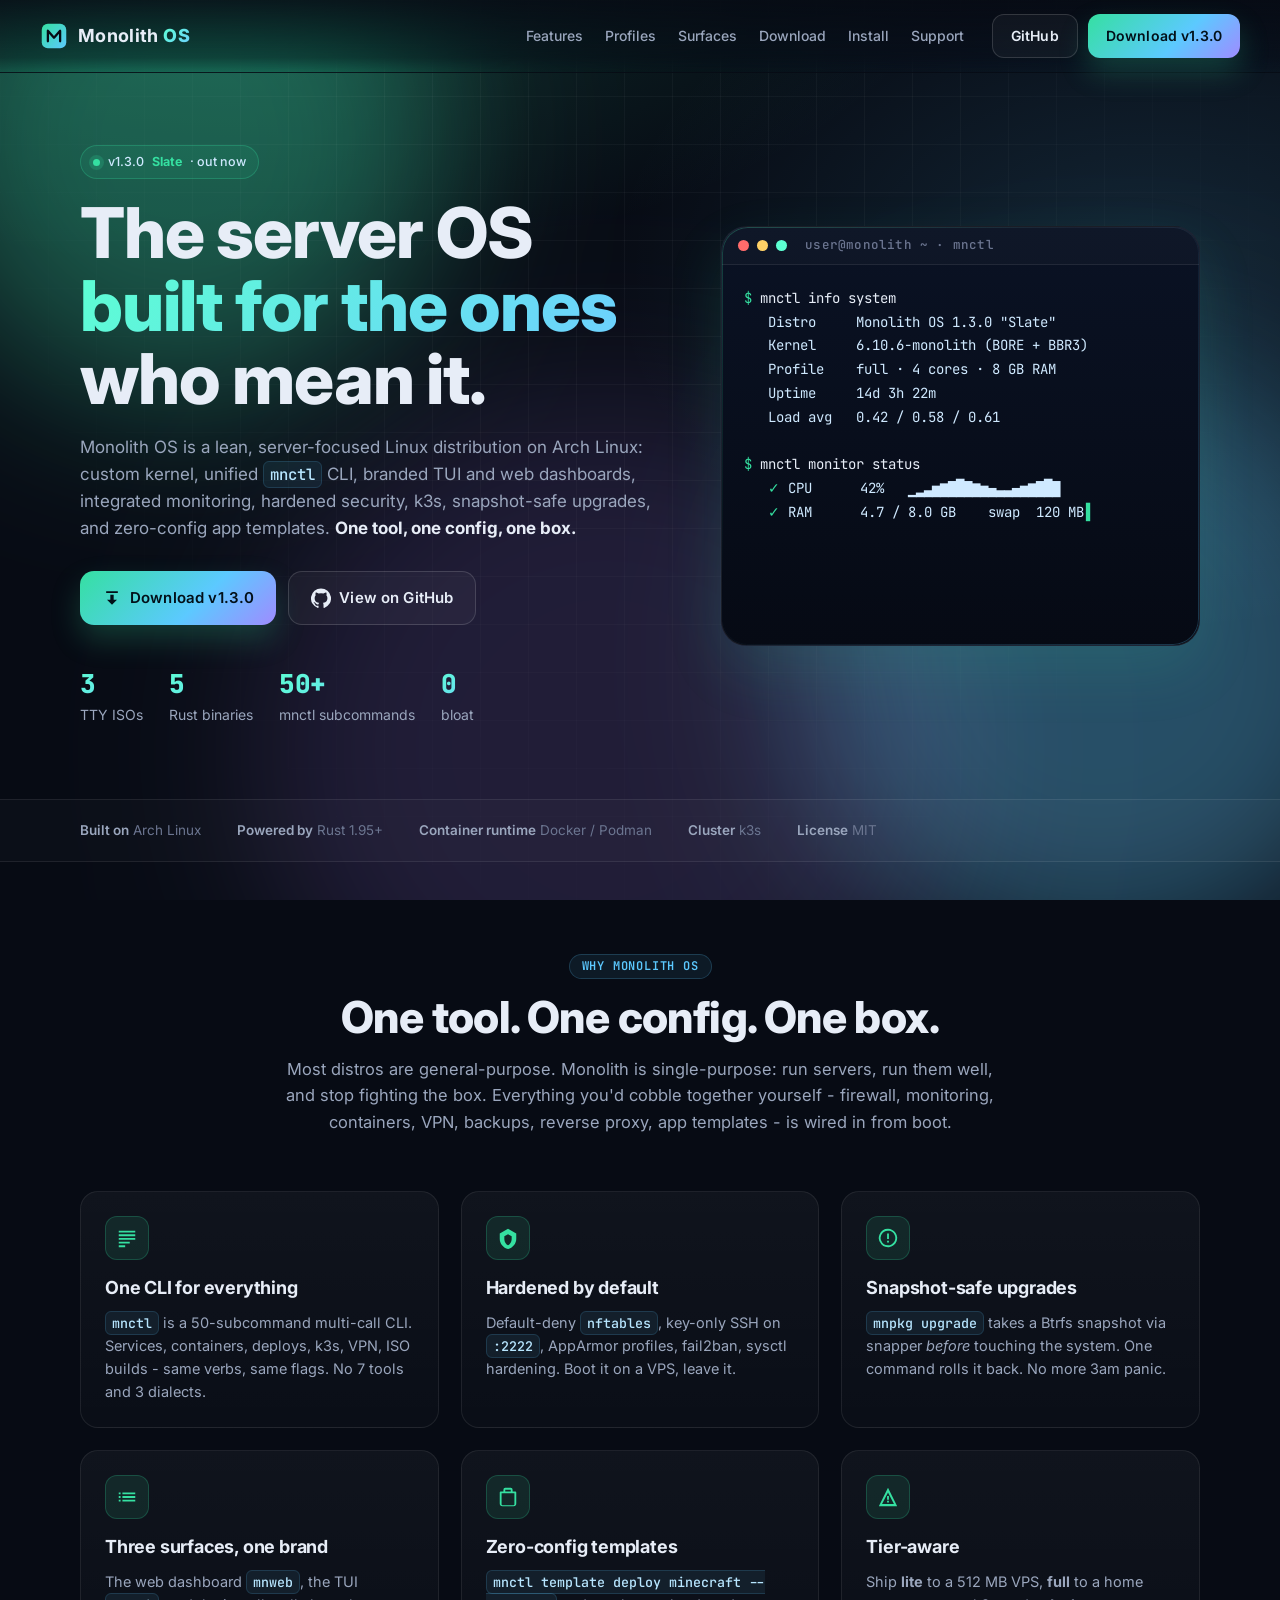
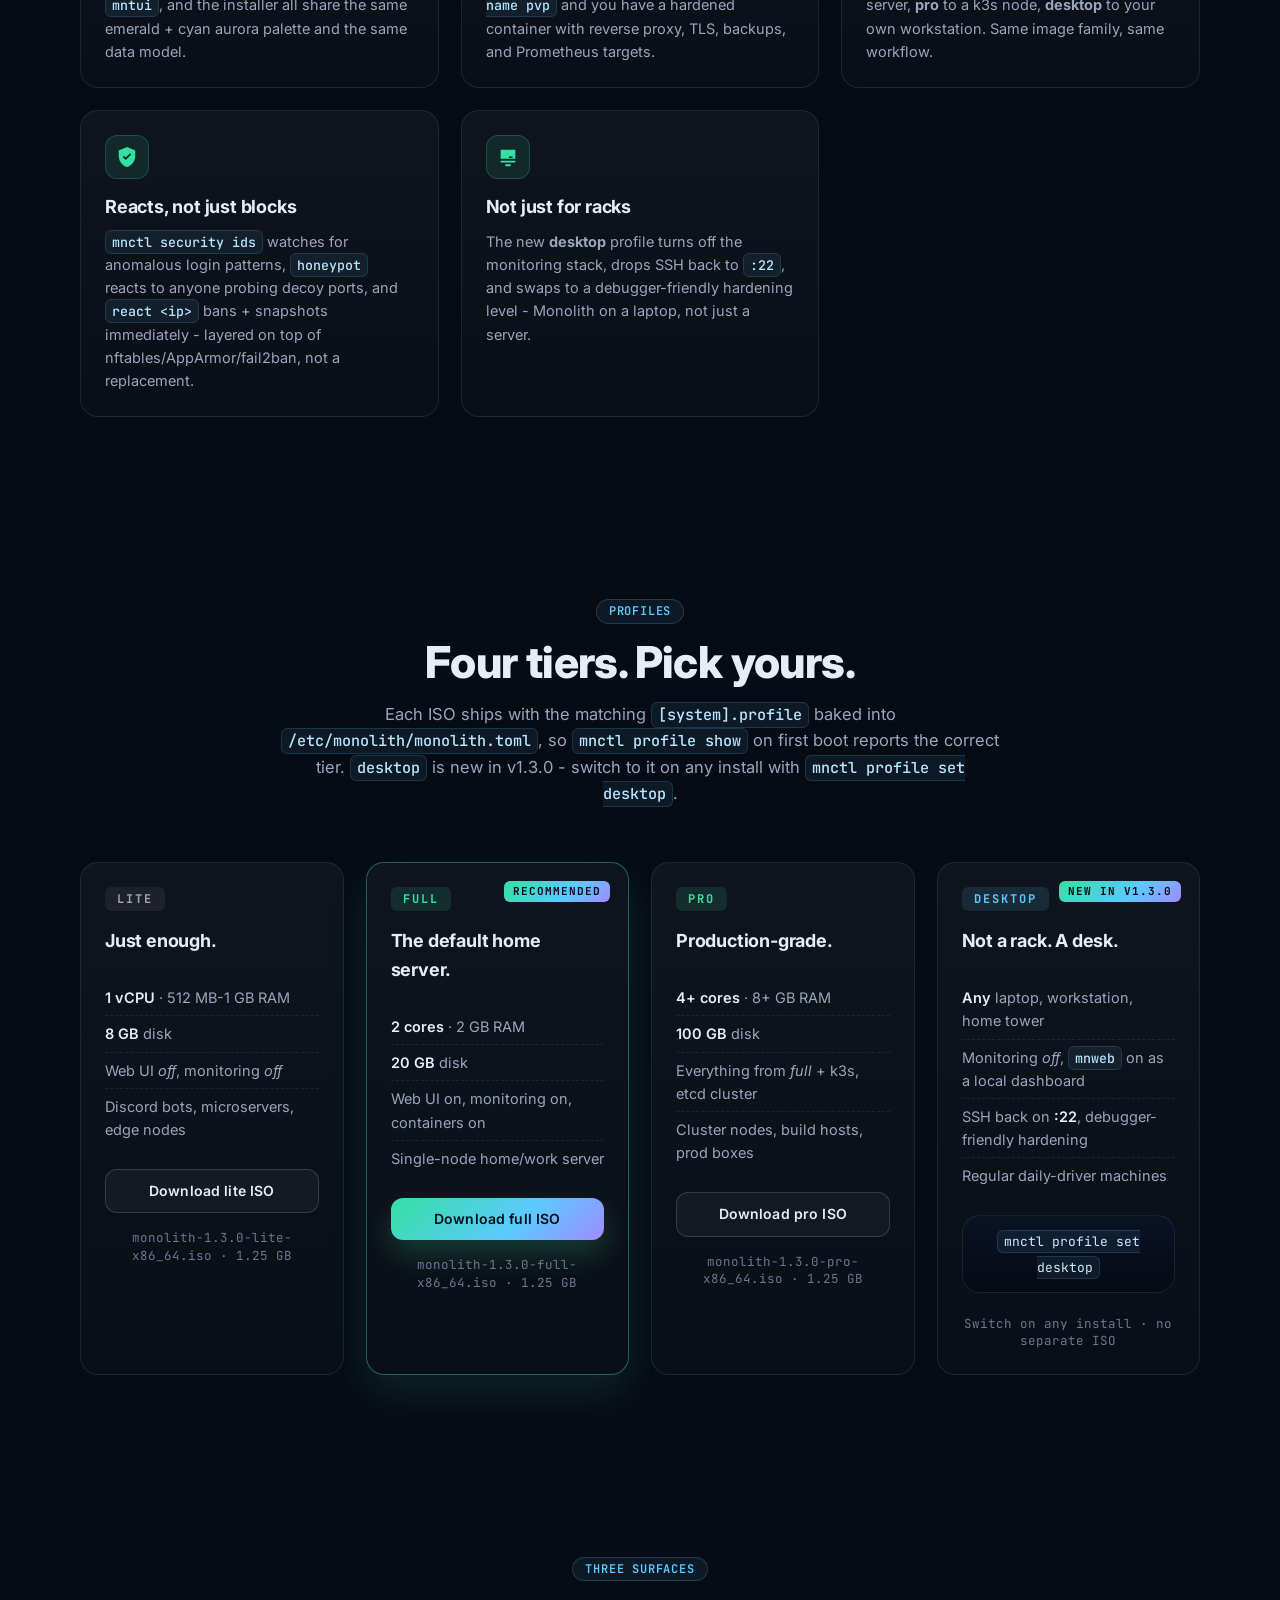
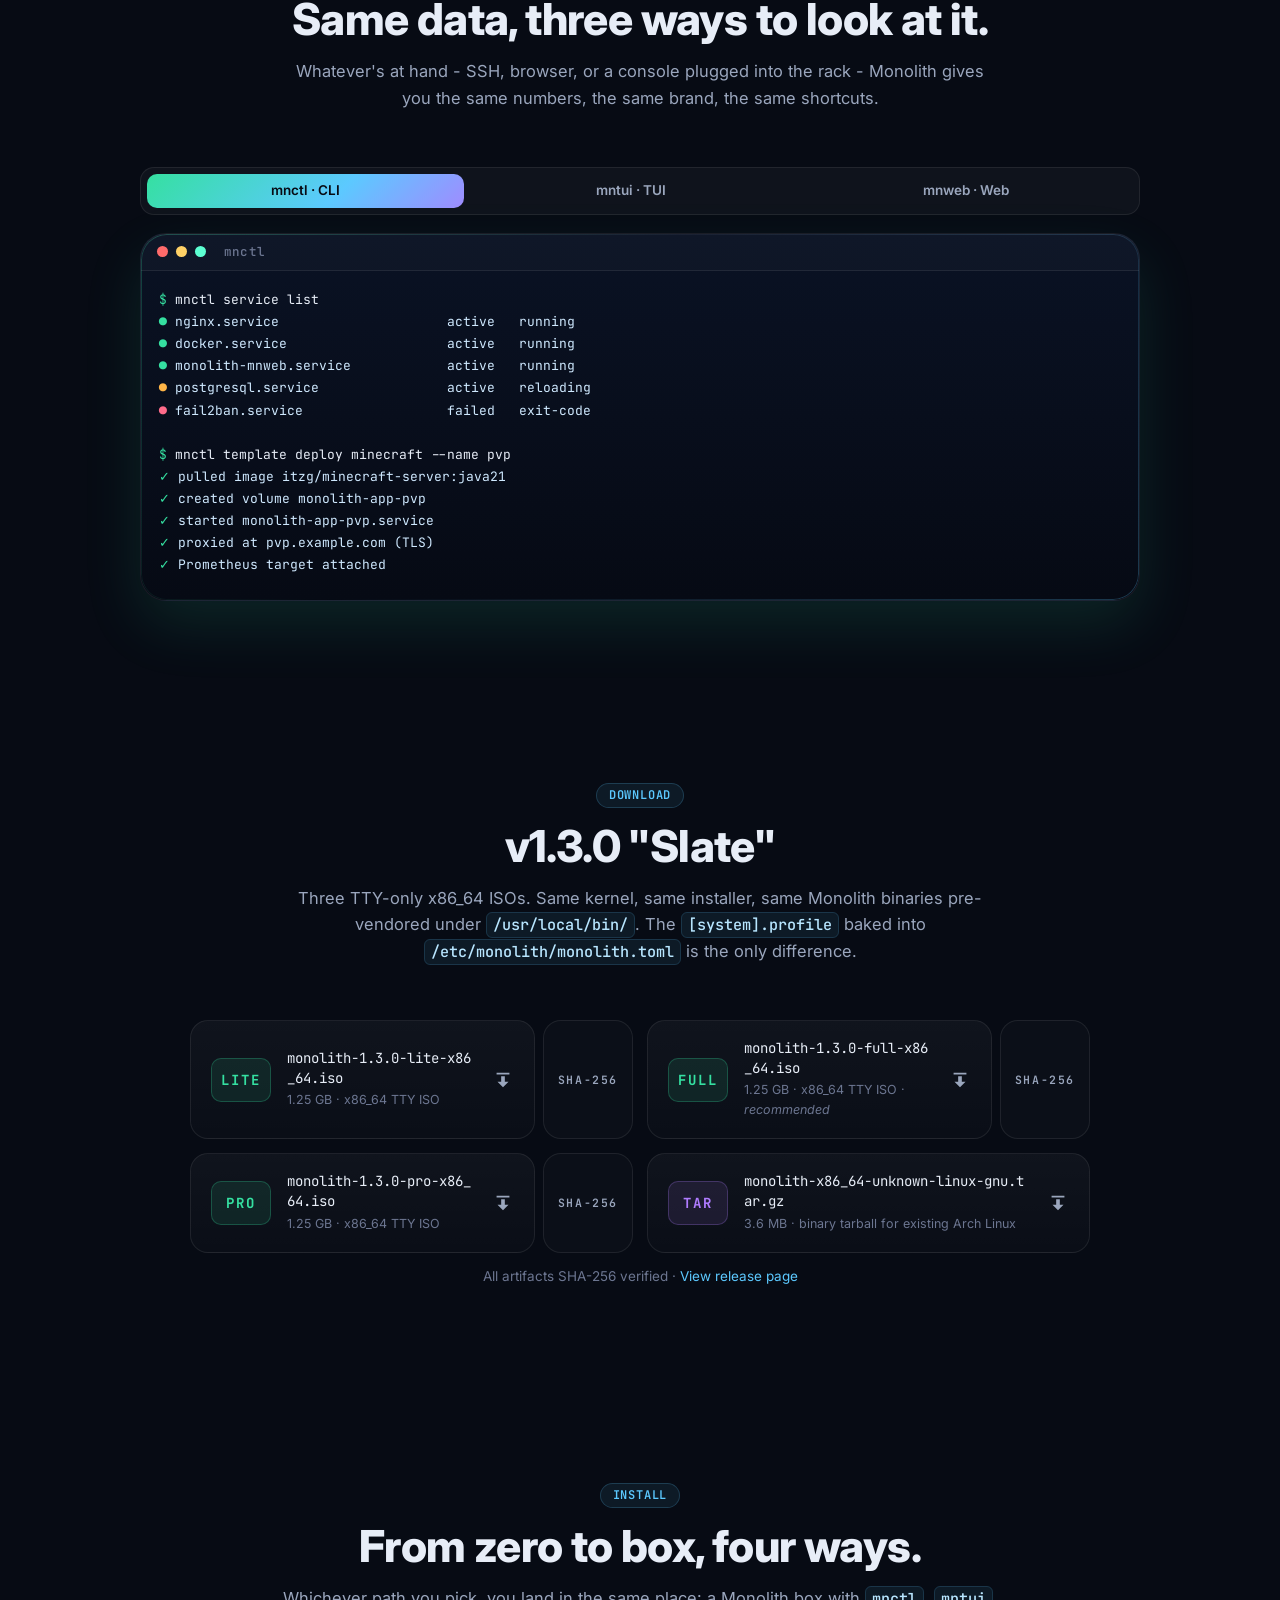
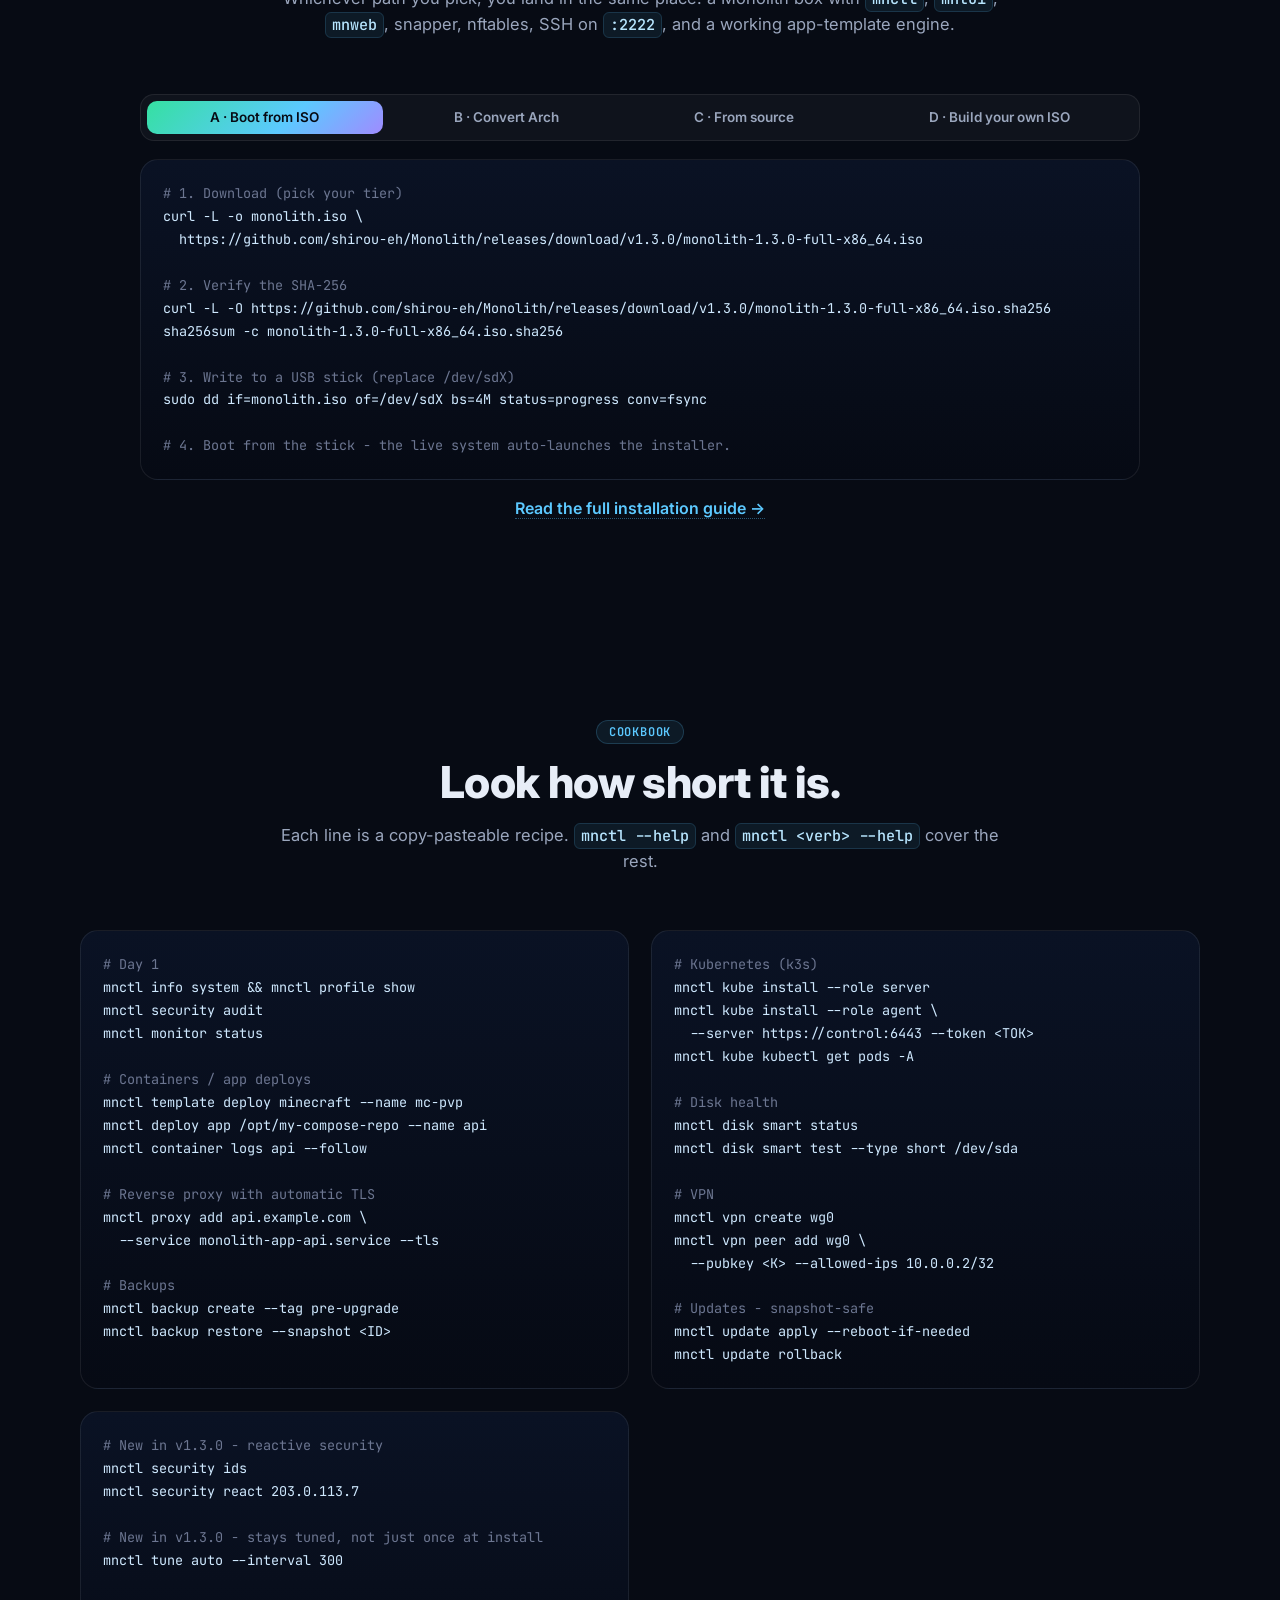
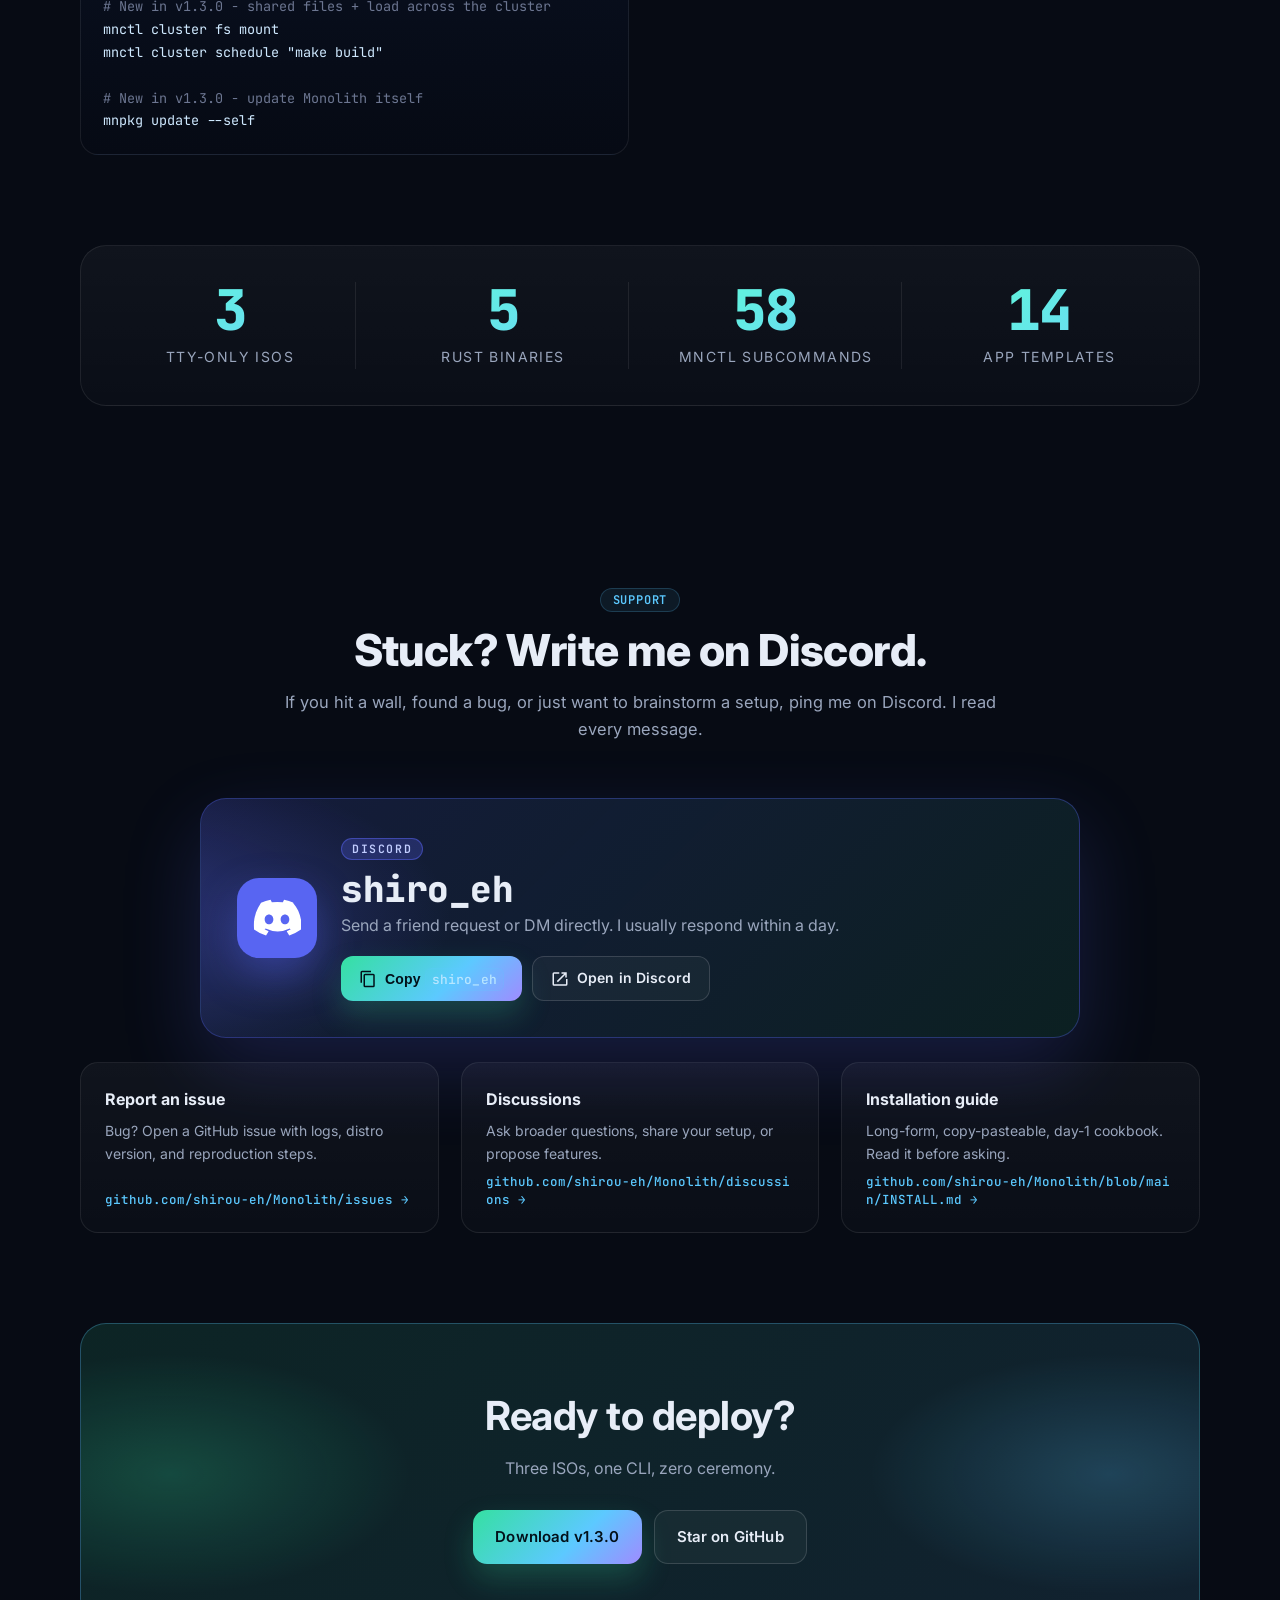
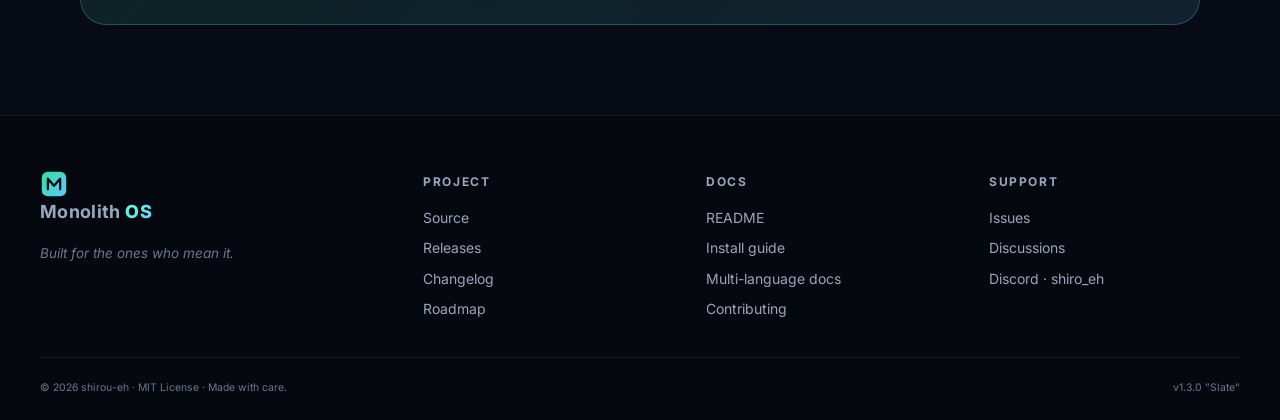
<file: index.html>
<!doctype html>
<html lang="en">
<head>
  <meta charset="utf-8" />
  <meta name="viewport" content="width=device-width, initial-scale=1, viewport-fit=cover" />
  <meta name="theme-color" content="#070b14" />
  <meta name="color-scheme" content="dark" />

  <title>Monolith OS &middot; Built for the ones who mean it</title>
  <meta name="description" content="A lean, server-focused Linux distribution built on Arch Linux. Custom kernel, unified mnctl CLI, branded TUI and web dashboards, integrated monitoring, hardened security, k3s, snapshot-safe upgrades, and zero-config app templates." />
  <meta name="keywords" content="Monolith OS, Linux distribution, server distro, Arch Linux, mnctl, Rust, k3s, Btrfs, mnpkg, mnweb, mntui, monolith installer" />
  <meta name="author" content="shirou-eh" />

  <link rel="canonical" href="https://shirou-eh.github.io/Monolith-website/" />

  <meta property="og:type" content="website" />
  <meta property="og:title" content="Monolith OS - Built for the ones who mean it" />
  <meta property="og:description" content="A lean, server-focused Linux distribution. Custom kernel, unified CLI, integrated monitoring, hardened security, k3s, and zero-config app templates." />
  <meta property="og:url" content="https://shirou-eh.github.io/Monolith-website/" />
  <meta property="og:image" content="https://shirou-eh.github.io/Monolith-website/og.svg" />

  <meta name="twitter:card" content="summary_large_image" />
  <meta name="twitter:title" content="Monolith OS - Built for the ones who mean it" />
  <meta name="twitter:description" content="A lean, server-focused Linux distribution. Three TTY-only ISOs, one CLI, one config." />
  <meta name="twitter:image" content="https://shirou-eh.github.io/Monolith-website/og.svg" />

  <link rel="icon" type="image/svg+xml" href="favicon.svg" />
  <link rel="apple-touch-icon" href="apple-touch-icon.png" />

  <link rel="preconnect" href="https://fonts.googleapis.com" />
  <link rel="preconnect" href="https://fonts.gstatic.com" crossorigin />
  <link href="https://fonts.googleapis.com/css2?family=Inter:wght@400;500;600;700;800&family=JetBrains+Mono:wght@400;500;700&display=swap" rel="stylesheet" />

  <link rel="stylesheet" href="styles.css" />
</head>
<body>
  <div class="aurora-bg" aria-hidden="true">
    <div class="aurora a1"></div>
    <div class="aurora a2"></div>
    <div class="aurora a3"></div>
    <div class="grid"></div>
  </div>

  <header class="nav" id="nav">
    <a class="brand" href="#top" aria-label="Monolith OS home">
      <svg class="brand-mark" viewBox="0 0 32 32" aria-hidden="true">
        <defs>
          <linearGradient id="bg-grad" x1="0" y1="0" x2="1" y2="1">
            <stop offset="0%" stop-color="#35e0a1" />
            <stop offset="100%" stop-color="#5cc9ff" />
          </linearGradient>
        </defs>
        <rect x="2" y="2" width="28" height="28" rx="7" fill="url(#bg-grad)" />
        <path d="M9 22 V10 L16 18 L23 10 V22" stroke="#070b14" stroke-width="2.6" stroke-linecap="round" stroke-linejoin="round" fill="none" />
      </svg>
      <span class="brand-text">Monolith<span class="brand-os">OS</span></span>
    </a>

    <nav class="nav-links" aria-label="Primary">
      <a href="#features">Features</a>
      <a href="#profiles">Profiles</a>
      <a href="#surfaces">Surfaces</a>
      <a href="#download">Download</a>
      <a href="#install">Install</a>
      <a href="#support">Support</a>
    </nav>

    <div class="nav-cta">
      <a class="btn btn-ghost" href="https://github.com/shirou-eh/Monolith" target="_blank" rel="noopener">GitHub</a>
      <a class="btn btn-primary" href="#download">Download v1.3.0</a>
    </div>

    <button class="menu-toggle" aria-label="Toggle menu" aria-expanded="false" aria-controls="mobile-menu" id="menuBtn">
      <span></span><span></span><span></span>
    </button>
  </header>

  <div class="mobile-menu" id="mobile-menu" aria-hidden="true">
    <a href="#features">Features</a>
    <a href="#profiles">Profiles</a>
    <a href="#surfaces">Surfaces</a>
    <a href="#download">Download</a>
    <a href="#install">Install</a>
    <a href="#support">Support</a>
    <a href="https://github.com/shirou-eh/Monolith" target="_blank" rel="noopener">GitHub</a>
    <a class="mobile-primary" href="#download">Download v1.3.0</a>
  </div>

  <main id="top">
    <section class="hero">
      <div class="hero-left reveal">
        <span class="eyebrow">
          <span class="dot"></span>
          v1.3.0 <strong>Slate</strong> &middot; out now
        </span>
        <h1 class="hero-title">
          The server OS<br />
          <span class="grad">built for the ones</span><br />
          who mean it.
        </h1>
        <p class="hero-sub">
          Monolith OS is a lean, server-focused Linux distribution on Arch Linux:
          custom kernel, unified <code>mnctl</code> CLI, branded TUI and web
          dashboards, integrated monitoring, hardened security, k3s,
          snapshot-safe upgrades, and zero-config app templates.
          <strong>One tool, one config, one box.</strong>
        </p>
        <div class="hero-ctas">
          <a class="btn btn-primary btn-lg" href="#download">
            <svg viewBox="0 0 24 24" width="20" height="20" aria-hidden="true">
              <path fill="currentColor" d="M5 20h14v-2H5v2zM12 4l-6 6h4v6h4v-6h4l-6-6z" transform="rotate(180 12 12)" />
            </svg>
            Download v1.3.0
          </a>
          <a class="btn btn-ghost btn-lg" href="https://github.com/shirou-eh/Monolith" target="_blank" rel="noopener">
            <svg viewBox="0 0 24 24" width="20" height="20" aria-hidden="true"><path fill="currentColor" d="M12 .5a12 12 0 0 0-3.79 23.39c.6.11.82-.26.82-.58v-2.04c-3.34.73-4.04-1.6-4.04-1.6-.55-1.4-1.34-1.77-1.34-1.77-1.09-.74.08-.73.08-.73 1.21.08 1.85 1.24 1.85 1.24 1.07 1.84 2.81 1.31 3.5 1 .11-.78.42-1.31.76-1.61-2.66-.3-5.46-1.33-5.46-5.93 0-1.31.47-2.39 1.24-3.23-.13-.31-.54-1.54.11-3.21 0 0 1.01-.32 3.3 1.23a11.5 11.5 0 0 1 6 0c2.29-1.55 3.3-1.23 3.3-1.23.66 1.67.25 2.9.12 3.21.77.84 1.24 1.92 1.24 3.23 0 4.61-2.81 5.62-5.48 5.92.43.37.81 1.1.81 2.22v3.29c0 .32.22.7.83.58A12 12 0 0 0 12 .5z"/></svg>
            View on GitHub
          </a>
        </div>
        <ul class="hero-meta">
          <li><strong>3</strong> TTY ISOs</li>
          <li><strong>5</strong> Rust binaries</li>
          <li><strong>50+</strong> mnctl subcommands</li>
          <li><strong>0</strong> bloat</li>
        </ul>
      </div>

      <div class="hero-right reveal" aria-hidden="false">
        <div class="terminal" role="img" aria-label="Terminal demo of mnctl info system">
          <div class="terminal-bar">
            <span class="dot red"></span>
            <span class="dot yellow"></span>
            <span class="dot green"></span>
            <span class="terminal-title">user@monolith ~ &middot; mnctl</span>
          </div>
          <pre class="terminal-body" id="termBody"></pre>
        </div>
      </div>
    </section>

    <section class="strip">
      <div class="strip-row">
        <div><strong>Built on</strong> Arch Linux</div>
        <div><strong>Powered by</strong> Rust 1.95+</div>
        <div><strong>Container runtime</strong> Docker / Podman</div>
        <div><strong>Cluster</strong> k3s</div>
        <div><strong>License</strong> MIT</div>
      </div>
    </section>

    <section id="features" class="section">
      <div class="section-head reveal">
        <span class="kicker">Why Monolith OS</span>
        <h2>One tool. One config. One box.</h2>
        <p>Most distros are general-purpose. Monolith is single-purpose: run servers, run them well, and stop fighting the box. Everything you'd cobble together yourself - firewall, monitoring, containers, VPN, backups, reverse proxy, app templates - is wired in from boot.</p>
      </div>

      <div class="grid-3">
        <article class="card reveal">
          <div class="card-icon"><svg viewBox="0 0 24 24" width="22" height="22"><path fill="currentColor" d="M3 4h18v2H3V4zm0 4h18v2H3V8zm0 4h18v2H3v-2zm0 4h12v2H3v-2zm0 4h7v2H3v-2z"/></svg></div>
          <h3>One CLI for everything</h3>
          <p><code>mnctl</code> is a 50-subcommand multi-call CLI. Services, containers, deploys, k3s, VPN, ISO builds - same verbs, same flags. No 7 tools and 3 dialects.</p>
        </article>

        <article class="card reveal">
          <div class="card-icon"><svg viewBox="0 0 24 24" width="22" height="22"><path fill="currentColor" d="M12 2 3 7v6c0 5 3.8 9.7 9 11 5.2-1.3 9-6 9-11V7l-9-5zm0 6 4 2v3.4c0 3-2 5.7-4 6.6-2-.9-4-3.6-4-6.6V10l4-2z"/></svg></div>
          <h3>Hardened by default</h3>
          <p>Default-deny <code>nftables</code>, key-only SSH on <code>:2222</code>, AppArmor profiles, fail2ban, sysctl hardening. Boot it on a VPS, leave it.</p>
        </article>

        <article class="card reveal">
          <div class="card-icon"><svg viewBox="0 0 24 24" width="22" height="22"><path fill="currentColor" d="M12 2a10 10 0 0 0-7.07 17.07A10 10 0 1 0 12 2zm0 18a8 8 0 0 1-5.66-13.66A8 8 0 1 1 12 20zm-1-13h2v6h-2V7zm0 8h2v2h-2v-2z"/></svg></div>
          <h3>Snapshot-safe upgrades</h3>
          <p><code>mnpkg upgrade</code> takes a Btrfs snapshot via snapper <em>before</em> touching the system. One command rolls it back. No more 3am panic.</p>
        </article>

        <article class="card reveal">
          <div class="card-icon"><svg viewBox="0 0 24 24" width="22" height="22"><path fill="currentColor" d="M3 13h2v-2H3v2zm0 4h2v-2H3v2zm0-8h2V7H3v2zm4 4h14v-2H7v2zm0 4h14v-2H7v2zm0-8h14V7H7v2z"/></svg></div>
          <h3>Three surfaces, one brand</h3>
          <p>The web dashboard <code>mnweb</code>, the TUI <code>mntui</code>, and the installer all share the same emerald + cyan aurora palette and the same data model.</p>
        </article>

        <article class="card reveal">
          <div class="card-icon"><svg viewBox="0 0 24 24" width="22" height="22"><path fill="currentColor" d="M20 6h-3V4a2 2 0 0 0-2-2H9a2 2 0 0 0-2 2v2H4a1 1 0 0 0-1 1v12a3 3 0 0 0 3 3h12a3 3 0 0 0 3-3V7a1 1 0 0 0-1-1zM9 4h6v2H9V4zm10 16a1 1 0 0 1-1 1H6a1 1 0 0 1-1-1V8h14v12z"/></svg></div>
          <h3>Zero-config templates</h3>
          <p><code>mnctl template deploy minecraft --name pvp</code> and you have a hardened container with reverse proxy, TLS, backups, and Prometheus targets.</p>
        </article>

        <article class="card reveal">
          <div class="card-icon"><svg viewBox="0 0 24 24" width="22" height="22"><path fill="currentColor" d="M12 2 2 22h20L12 2zm0 5 6.5 12.5h-13L12 7zm-1 4v4h2v-4h-2zm0 5v2h2v-2h-2z"/></svg></div>
          <h3>Tier-aware</h3>
          <p>Ship <strong>lite</strong> to a 512&nbsp;MB VPS, <strong>full</strong> to a home server, <strong>pro</strong> to a k3s node, <strong>desktop</strong> to your own workstation. Same image family, same workflow.</p>
        </article>

        <article class="card reveal">
          <div class="card-icon"><svg viewBox="0 0 24 24" width="22" height="22"><path fill="currentColor" d="M12 1 3 5v6c0 5.5 3.8 10.7 9 12 5.2-1.3 9-6.5 9-12V5l-9-4zm4.7 8.3-5.4 5.4a1 1 0 0 1-1.4 0l-2.6-2.6 1.4-1.4 1.9 1.9 4.7-4.7 1.4 1.4z"/></svg></div>
          <h3>Reacts, not just blocks</h3>
          <p><code>mnctl security ids</code> watches for anomalous login patterns, <code>honeypot</code> reacts to anyone probing decoy ports, and <code>react &lt;ip&gt;</code> bans + snapshots immediately - layered on top of nftables/AppArmor/fail2ban, not a replacement.</p>
        </article>

        <article class="card reveal">
          <div class="card-icon"><svg viewBox="0 0 24 24" width="22" height="22"><path fill="currentColor" d="M4 4h16v10H4V4zm0 12h16v2H4v-2zM9 20h6v2H9v-2zM6 8l3 3-3 3-1.4-1.4L6.2 11 4.6 9.4 6 8zm7 5h4v-1.5h-4V13z"/></svg></div>
          <h3>Not just for racks</h3>
          <p>The new <strong>desktop</strong> profile turns off the monitoring stack, drops SSH back to <code>:22</code>, and swaps to a debugger-friendly hardening level - Monolith on a laptop, not just a server.</p>
        </article>
      </div>
    </section>

    <section id="profiles" class="section">
      <div class="section-head reveal">
        <span class="kicker">Profiles</span>
        <h2>Four tiers. Pick yours.</h2>
        <p>Each ISO ships with the matching <code>[system].profile</code> baked into <code>/etc/monolith/monolith.toml</code>, so <code>mnctl profile show</code> on first boot reports the correct tier. <code>desktop</code> is new in v1.3.0 - switch to it on any install with <code>mnctl profile set desktop</code>.</p>
      </div>

      <div class="grid-4 profiles">
        <article class="card profile reveal" data-tier="lite">
          <div class="profile-tag">lite</div>
          <h3>Just enough.</h3>
          <ul class="spec">
            <li><strong>1 vCPU</strong> &middot; 512 MB-1 GB RAM</li>
            <li><strong>8 GB</strong> disk</li>
            <li>Web UI <em>off</em>, monitoring <em>off</em></li>
            <li>Discord bots, microservers, edge nodes</li>
          </ul>
          <a class="btn btn-ghost btn-block" href="https://github.com/shirou-eh/Monolith/releases/download/v1.3.0/monolith-1.3.0-lite-x86_64.iso">Download lite ISO</a>
          <small class="profile-size">monolith-1.3.0-lite-x86_64.iso &middot; 1.25 GB</small>
        </article>

        <article class="card profile reveal recommended" data-tier="full">
          <div class="profile-tag">full</div>
          <span class="badge">Recommended</span>
          <h3>The default home server.</h3>
          <ul class="spec">
            <li><strong>2 cores</strong> &middot; 2 GB RAM</li>
            <li><strong>20 GB</strong> disk</li>
            <li>Web UI on, monitoring on, containers on</li>
            <li>Single-node home/work server</li>
          </ul>
          <a class="btn btn-primary btn-block" href="https://github.com/shirou-eh/Monolith/releases/download/v1.3.0/monolith-1.3.0-full-x86_64.iso">Download full ISO</a>
          <small class="profile-size">monolith-1.3.0-full-x86_64.iso &middot; 1.25 GB</small>
        </article>

        <article class="card profile reveal" data-tier="pro">
          <div class="profile-tag">pro</div>
          <h3>Production-grade.</h3>
          <ul class="spec">
            <li><strong>4+ cores</strong> &middot; 8+ GB RAM</li>
            <li><strong>100 GB</strong> disk</li>
            <li>Everything from <em>full</em> + k3s, etcd cluster</li>
            <li>Cluster nodes, build hosts, prod boxes</li>
          </ul>
          <a class="btn btn-ghost btn-block" href="https://github.com/shirou-eh/Monolith/releases/download/v1.3.0/monolith-1.3.0-pro-x86_64.iso">Download pro ISO</a>
          <small class="profile-size">monolith-1.3.0-pro-x86_64.iso &middot; 1.25 GB</small>
        </article>

        <article class="card profile reveal" data-tier="desktop">
          <div class="profile-tag">desktop</div>
          <span class="badge">New in v1.3.0</span>
          <h3>Not a rack. A desk.</h3>
          <ul class="spec">
            <li><strong>Any</strong> laptop, workstation, home tower</li>
            <li>Monitoring <em>off</em>, <code>mnweb</code> on as a local dashboard</li>
            <li>SSH back on <strong>:22</strong>, debugger-friendly hardening</li>
            <li>Regular daily-driver machines</li>
          </ul>
          <div class="codeblock-inline"><code>mnctl profile set desktop</code></div>
          <small class="profile-size">Switch on any install &middot; no separate ISO</small>
        </article>
      </div>
    </section>

    <section id="surfaces" class="section">
      <div class="section-head reveal">
        <span class="kicker">Three surfaces</span>
        <h2>Same data, three ways to look at it.</h2>
        <p>Whatever's at hand - SSH, browser, or a console plugged into the rack - Monolith gives you the same numbers, the same brand, the same shortcuts.</p>
      </div>

      <div class="tabs reveal">
        <div class="tab-bar" role="tablist" aria-label="Surfaces">
          <button class="tab active" role="tab" aria-selected="true" aria-controls="tab-cli" id="tabbtn-cli">mnctl &middot; CLI</button>
          <button class="tab" role="tab" aria-selected="false" aria-controls="tab-tui" id="tabbtn-tui">mntui &middot; TUI</button>
          <button class="tab" role="tab" aria-selected="false" aria-controls="tab-web" id="tabbtn-web">mnweb &middot; Web</button>
        </div>

        <div class="tab-panels">
          <div class="tab-panel active" role="tabpanel" id="tab-cli" aria-labelledby="tabbtn-cli">
            <div class="terminal small">
              <div class="terminal-bar">
                <span class="dot red"></span><span class="dot yellow"></span><span class="dot green"></span>
                <span class="terminal-title">mnctl</span>
              </div>
<pre class="terminal-body">
<span class="prompt">$</span> <span class="cmd">mnctl service list</span>
<span class="ok">●</span> nginx.service                     active   running
<span class="ok">●</span> docker.service                    active   running
<span class="ok">●</span> monolith-mnweb.service            active   running
<span class="warn">●</span> postgresql.service                active   reloading
<span class="bad">●</span> fail2ban.service                  failed   exit-code

<span class="prompt">$</span> <span class="cmd">mnctl template deploy minecraft --name pvp</span>
<span class="ok">✓</span> pulled image itzg/minecraft-server:java21
<span class="ok">✓</span> created volume monolith-app-pvp
<span class="ok">✓</span> started monolith-app-pvp.service
<span class="ok">✓</span> proxied at pvp.example.com (TLS)
<span class="ok">✓</span> Prometheus target attached
</pre>
            </div>
          </div>

          <div class="tab-panel" role="tabpanel" id="tab-tui" aria-labelledby="tabbtn-tui" hidden>
            <div class="terminal small">
              <div class="terminal-bar">
                <span class="dot red"></span><span class="dot yellow"></span><span class="dot green"></span>
                <span class="terminal-title">mntui</span>
              </div>
<pre class="terminal-body tui">
<span class="grad-text">╭ Monolith OS · v1.3.0 Slate ────────── tab 1/6 · q quit ╮</span>
│  CPU                                                       │
│  ▁▂▃▅▆▇█▇▆▅▄▃▃▄▅▆▇█▇▅▄▃▂▂▃▄▅▆▇▆▅▄▃▂▁                       │
│  load 0.42 0.58 0.61    cores 4 @ 3.4 GHz                 │
│                                                             │
│  RAM     <span class="bar-ok">████████████░░░░░░░░░</span> 58%  4.7 / 8.0 GB    │
│  swap    <span class="bar-warn">░░░░░░░░░░░░░░░░░░░░░</span>  3%  120 MB / 4 GB │
│                                                             │
│  Disks                                                     │
│  /        ext4    <span class="bar-ok">████████████░░░░░░</span>  61%  62/102 GB │
│  /var/lib btrfs   <span class="bar-warn">██████████████░░░░</span>  78%  78/100 GB │
│                                                             │
│  Top processes                  cpu      mem               │
│  monolith-mnweb                  4%      35 MB             │
│  postgres                        3%     220 MB             │
│  prometheus                      2%      90 MB             │
<span class="grad-text">╰─────────────── 1 overview · 2 services · 3 disks · 4 net ─╯</span>
</pre>
            </div>
          </div>

          <div class="tab-panel" role="tabpanel" id="tab-web" aria-labelledby="tabbtn-web" hidden>
            <div class="webmock">
              <div class="webmock-bar">
                <span class="dot red"></span><span class="dot yellow"></span><span class="dot green"></span>
                <span class="addr">monolith.local:9911</span>
              </div>
              <div class="webmock-body">
                <aside class="webmock-side">
                  <div class="logo-mini">
                    <svg viewBox="0 0 32 32" width="20" height="20"><rect x="2" y="2" width="28" height="28" rx="7" fill="url(#bg-grad)" /></svg>
                    <span>Monolith</span>
                  </div>
                  <a class="active">Overview</a>
                  <a>Services</a>
                  <a>Containers</a>
                  <a>Disks</a>
                  <a>Templates</a>
                  <a>Logs</a>
                </aside>
                <section class="webmock-main">
                  <div class="webmock-stats">
                    <div class="stat"><span class="stat-label">CPU</span><span class="stat-val">42%</span><div class="stat-spark"></div></div>
                    <div class="stat"><span class="stat-label">RAM</span><span class="stat-val">4.7 / 8 GB</span><div class="stat-bar"><i style="width:58%"></i></div></div>
                    <div class="stat"><span class="stat-label">Disk</span><span class="stat-val">62 / 102 GB</span><div class="stat-bar"><i style="width:61%"></i></div></div>
                    <div class="stat"><span class="stat-label">Uptime</span><span class="stat-val">14d 03h</span></div>
                  </div>
                  <div class="webmock-cards">
                    <div class="webmock-card">
                      <h4>Services</h4>
                      <ul>
                        <li><span class="pill ok">●</span>nginx</li>
                        <li><span class="pill ok">●</span>docker</li>
                        <li><span class="pill ok">●</span>monolith-mnweb</li>
                        <li><span class="pill warn">●</span>postgresql</li>
                      </ul>
                    </div>
                    <div class="webmock-card">
                      <h4>Containers</h4>
                      <ul>
                        <li><span class="pill ok">●</span>app-pvp <small>0.4% &middot; 320 MB</small></li>
                        <li><span class="pill ok">●</span>postgres <small>2.3% &middot; 220 MB</small></li>
                        <li><span class="pill ok">●</span>redis <small>0.1% &middot; 12 MB</small></li>
                      </ul>
                    </div>
                  </div>
                </section>
              </div>
            </div>
          </div>
        </div>
      </div>
    </section>

    <section id="download" class="section">
      <div class="section-head reveal">
        <span class="kicker">Download</span>
        <h2>v1.3.0 "Slate"</h2>
        <p>Three TTY-only x86_64 ISOs. Same kernel, same installer, same Monolith binaries pre-vendored under <code>/usr/local/bin/</code>. The <code>[system].profile</code> baked into <code>/etc/monolith/monolith.toml</code> is the only difference.</p>
      </div>

      <div class="downloads reveal">
        <div class="dl-row">
          <a class="dl" href="https://github.com/shirou-eh/Monolith/releases/download/v1.3.0/monolith-1.3.0-lite-x86_64.iso">
            <div class="dl-tier">lite</div>
            <div class="dl-meta">
              <strong>monolith-1.3.0-lite-x86_64.iso</strong>
              <small>1.25 GB &middot; x86_64 TTY ISO</small>
            </div>
            <svg class="dl-arrow" viewBox="0 0 24 24"><path fill="currentColor" d="M5 20h14v-2H5v2zM12 4l-6 6h4v6h4v-6h4l-6-6z" transform="rotate(180 12 12)"/></svg>
          </a>
          <a class="dl-sha" href="https://github.com/shirou-eh/Monolith/releases/download/v1.3.0/monolith-1.3.0-lite-x86_64.iso.sha256">SHA-256</a>
        </div>
        <div class="dl-row">
          <a class="dl" href="https://github.com/shirou-eh/Monolith/releases/download/v1.3.0/monolith-1.3.0-full-x86_64.iso">
            <div class="dl-tier">full</div>
            <div class="dl-meta">
              <strong>monolith-1.3.0-full-x86_64.iso</strong>
              <small>1.25 GB &middot; x86_64 TTY ISO &middot; <em>recommended</em></small>
            </div>
            <svg class="dl-arrow" viewBox="0 0 24 24"><path fill="currentColor" d="M5 20h14v-2H5v2zM12 4l-6 6h4v6h4v-6h4l-6-6z" transform="rotate(180 12 12)"/></svg>
          </a>
          <a class="dl-sha" href="https://github.com/shirou-eh/Monolith/releases/download/v1.3.0/monolith-1.3.0-full-x86_64.iso.sha256">SHA-256</a>
        </div>
        <div class="dl-row">
          <a class="dl" href="https://github.com/shirou-eh/Monolith/releases/download/v1.3.0/monolith-1.3.0-pro-x86_64.iso">
            <div class="dl-tier">pro</div>
            <div class="dl-meta">
              <strong>monolith-1.3.0-pro-x86_64.iso</strong>
              <small>1.25 GB &middot; x86_64 TTY ISO</small>
            </div>
            <svg class="dl-arrow" viewBox="0 0 24 24"><path fill="currentColor" d="M5 20h14v-2H5v2zM12 4l-6 6h4v6h4v-6h4l-6-6z" transform="rotate(180 12 12)"/></svg>
          </a>
          <a class="dl-sha" href="https://github.com/shirou-eh/Monolith/releases/download/v1.3.0/monolith-1.3.0-pro-x86_64.iso.sha256">SHA-256</a>
        </div>
        <div class="dl-row">
          <a class="dl tarball" href="https://github.com/shirou-eh/Monolith/releases/download/v1.3.0/monolith-x86_64-unknown-linux-gnu.tar.gz">
            <div class="dl-tier">tar</div>
            <div class="dl-meta">
              <strong>monolith-x86_64-unknown-linux-gnu.tar.gz</strong>
              <small>3.6 MB &middot; binary tarball for existing Arch Linux</small>
            </div>
            <svg class="dl-arrow" viewBox="0 0 24 24"><path fill="currentColor" d="M5 20h14v-2H5v2zM12 4l-6 6h4v6h4v-6h4l-6-6z" transform="rotate(180 12 12)"/></svg>
          </a>
        </div>
      </div>
      <p class="tiny center">All artifacts SHA-256 verified &middot; <a href="https://github.com/shirou-eh/Monolith/releases/tag/v1.3.0" target="_blank" rel="noopener">View release page</a></p>
    </section>

    <section id="install" class="section">
      <div class="section-head reveal">
        <span class="kicker">Install</span>
        <h2>From zero to box, four ways.</h2>
        <p>Whichever path you pick, you land in the same place: a Monolith box with <code>mnctl</code>, <code>mntui</code>, <code>mnweb</code>, snapper, nftables, SSH on <code>:2222</code>, and a working app-template engine.</p>
      </div>

      <div class="tabs reveal install-tabs">
        <div class="tab-bar" role="tablist" aria-label="Install path">
          <button class="tab active" role="tab" aria-selected="true" aria-controls="ins-iso" id="insbtn-iso">A &middot; Boot from ISO</button>
          <button class="tab" role="tab" aria-selected="false" aria-controls="ins-arch" id="insbtn-arch">B &middot; Convert Arch</button>
          <button class="tab" role="tab" aria-selected="false" aria-controls="ins-src" id="insbtn-src">C &middot; From source</button>
          <button class="tab" role="tab" aria-selected="false" aria-controls="ins-iso2" id="insbtn-iso2">D &middot; Build your own ISO</button>
        </div>

        <div class="tab-panels">
          <div class="tab-panel active" role="tabpanel" id="ins-iso" aria-labelledby="insbtn-iso">
<pre class="codeblock"><span class="comment"># 1. Download (pick your tier)</span>
curl -L -o monolith.iso \
  https://github.com/shirou-eh/Monolith/releases/download/v1.3.0/monolith-1.3.0-full-x86_64.iso

<span class="comment"># 2. Verify the SHA-256</span>
curl -L -O https://github.com/shirou-eh/Monolith/releases/download/v1.3.0/monolith-1.3.0-full-x86_64.iso.sha256
sha256sum -c monolith-1.3.0-full-x86_64.iso.sha256

<span class="comment"># 3. Write to a USB stick (replace /dev/sdX)</span>
sudo dd if=monolith.iso of=/dev/sdX bs=4M status=progress conv=fsync

<span class="comment"># 4. Boot from the stick - the live system auto-launches the installer.</span></pre>
          </div>

          <div class="tab-panel" role="tabpanel" id="ins-arch" aria-labelledby="insbtn-arch" hidden>
<pre class="codeblock"><span class="comment"># Already on Arch? Convert in place.</span>
curl -fsSL https://raw.githubusercontent.com/shirou-eh/Monolith/main/scripts/install.sh | sudo bash

<span class="comment"># Optional: apply security defaults</span>
sudo mnctl security harden
sudo mnctl web enable</pre>
          </div>

          <div class="tab-panel" role="tabpanel" id="ins-src" aria-labelledby="insbtn-src" hidden>
<pre class="codeblock"><span class="comment"># Requires Rust 1.95+</span>
git clone https://github.com/shirou-eh/Monolith.git
cd Monolith
make build
sudo make install

<span class="comment"># Or run any binary out of tree</span>
cargo run --release --bin mnctl -- info system
cargo run --release --bin mntui
cargo run --release --bin mnweb            <span class="comment"># 127.0.0.1:9911</span></pre>
          </div>

          <div class="tab-panel" role="tabpanel" id="ins-iso2" aria-labelledby="insbtn-iso2" hidden>
<pre class="codeblock"><span class="comment"># Build any tier locally (Docker or native Arch host)</span>
sudo ./iso/build-iso.sh --tier full --out ./out --version 1.3.0

<span class="comment"># Inside an Arch container</span>
docker run --rm --privileged -v "$(pwd):/work" -w /work archlinux:latest bash -c '
  pacman -Syu --noconfirm
  pacman -S --noconfirm --needed archiso grub edk2-shell libisoburn squashfs-tools dosfstools mtools
  ./iso/build-iso.sh --tier full --out out --version 1.3.0
'</pre>
          </div>
        </div>
      </div>

      <p class="center"><a class="link-arrow" href="https://github.com/shirou-eh/Monolith/blob/main/INSTALL.md" target="_blank" rel="noopener">Read the full installation guide &rarr;</a></p>
    </section>

    <section id="surfaces2" class="section">
      <div class="section-head reveal">
        <span class="kicker">Cookbook</span>
        <h2>Look how short it is.</h2>
        <p>Each line is a copy-pasteable recipe. <code>mnctl --help</code> and <code>mnctl &lt;verb&gt; --help</code> cover the rest.</p>
      </div>
      <div class="grid-2 reveal">
<pre class="codeblock"><span class="comment"># Day 1</span>
mnctl info system && mnctl profile show
mnctl security audit
mnctl monitor status

<span class="comment"># Containers / app deploys</span>
mnctl template deploy minecraft --name mc-pvp
mnctl deploy app /opt/my-compose-repo --name api
mnctl container logs api --follow

<span class="comment"># Reverse proxy with automatic TLS</span>
mnctl proxy add api.example.com \
  --service monolith-app-api.service --tls

<span class="comment"># Backups</span>
mnctl backup create --tag pre-upgrade
mnctl backup restore --snapshot &lt;ID&gt;</pre>
<pre class="codeblock"><span class="comment"># Kubernetes (k3s)</span>
mnctl kube install --role server
mnctl kube install --role agent \
  --server https://control:6443 --token &lt;TOK&gt;
mnctl kube kubectl get pods -A

<span class="comment"># Disk health</span>
mnctl disk smart status
mnctl disk smart test --type short /dev/sda

<span class="comment"># VPN</span>
mnctl vpn create wg0
mnctl vpn peer add wg0 \
  --pubkey &lt;K&gt; --allowed-ips 10.0.0.2/32

<span class="comment"># Updates - snapshot-safe</span>
mnctl update apply --reboot-if-needed
mnctl update rollback</pre>
<pre class="codeblock"><span class="comment"># New in v1.3.0 - reactive security</span>
mnctl security ids
mnctl security react 203.0.113.7

<span class="comment"># New in v1.3.0 - stays tuned, not just once at install</span>
mnctl tune auto --interval 300

<span class="comment"># New in v1.3.0 - shared files + load across the cluster</span>
mnctl cluster fs mount
mnctl cluster schedule "make build"

<span class="comment"># New in v1.3.0 - update Monolith itself</span>
mnpkg update --self</pre>
      </div>
    </section>

    <section class="section stats-section">
      <div class="grid-4 stats reveal">
        <div class="stat-big"><span class="num">3</span><span class="lbl">TTY-only ISOs</span></div>
        <div class="stat-big"><span class="num">5</span><span class="lbl">Rust binaries</span></div>
        <div class="stat-big"><span class="num">58<span class="plus">+</span></span><span class="lbl">mnctl subcommands</span></div>
        <div class="stat-big"><span class="num">14<span class="plus">+</span></span><span class="lbl">app templates</span></div>
      </div>
    </section>

    <section id="support" class="section">
      <div class="section-head reveal">
        <span class="kicker">Support</span>
        <h2>Stuck? Write me on Discord.</h2>
        <p>If you hit a wall, found a bug, or just want to brainstorm a setup, ping me on Discord. I read every message.</p>
      </div>

      <div class="discord-card reveal">
        <div class="discord-bg" aria-hidden="true"></div>
        <div class="discord-icon" aria-hidden="true">
          <svg viewBox="0 0 71 55" width="48" height="48"><path fill="#fff" d="M60.1 4.9A57.6 57.6 0 0 0 46 .6a40 40 0 0 0-1.8 3.7 53.4 53.4 0 0 0-16.4 0A40 40 0 0 0 26 .6 57.6 57.6 0 0 0 11.9 4.9C2.8 18.3.4 31.4 1.6 44.4a58 58 0 0 0 17.7 8.9 42.7 42.7 0 0 0 3.8-6.1 37.4 37.4 0 0 1-6-2.9c.5-.4 1-.8 1.5-1.2a41.4 41.4 0 0 0 35.8 0c.5.4 1 .8 1.5 1.2a37.4 37.4 0 0 1-6 2.9 42.7 42.7 0 0 0 3.8 6.1 58 58 0 0 0 17.7-8.9c1.4-15-2.5-28-12.3-39.5zM23.7 36.7c-3.5 0-6.4-3.2-6.4-7.1 0-3.9 2.8-7.1 6.4-7.1s6.4 3.2 6.4 7.1c0 3.9-2.8 7.1-6.4 7.1zm23.6 0c-3.5 0-6.4-3.2-6.4-7.1 0-3.9 2.8-7.1 6.4-7.1s6.4 3.2 6.4 7.1c0 3.9-2.8 7.1-6.4 7.1z"/></svg>
        </div>
        <div class="discord-info">
          <span class="discord-eyebrow">Discord</span>
          <h3 class="discord-handle">shiro_eh</h3>
          <p class="discord-help">Send a friend request or DM directly. I usually respond within a day.</p>
          <div class="discord-actions">
            <button class="btn btn-primary" id="copyDiscord" type="button">
              <svg viewBox="0 0 24 24" width="18" height="18" aria-hidden="true"><path fill="currentColor" d="M16 1H4a2 2 0 0 0-2 2v14h2V3h12V1zm3 4H8a2 2 0 0 0-2 2v14a2 2 0 0 0 2 2h11a2 2 0 0 0 2-2V7a2 2 0 0 0-2-2zm0 16H8V7h11v14z"/></svg>
              <span class="copy-text">Copy <code>shiro_eh</code></span>
            </button>
            <a class="btn btn-ghost" href="https://discord.com/users/shiro_eh" target="_blank" rel="noopener">
              <svg viewBox="0 0 24 24" width="18" height="18" aria-hidden="true"><path fill="currentColor" d="M14 3v2h3.59l-9.83 9.83 1.41 1.41L19 6.41V10h2V3h-7zm6 16H4V5h7V3H4a2 2 0 0 0-2 2v14a2 2 0 0 0 2 2h16a2 2 0 0 0 2-2v-7h-2v7z"/></svg>
              Open in Discord
            </a>
          </div>
        </div>
      </div>

      <div class="grid-3 secondary-support reveal">
        <a class="card link-card" href="https://github.com/shirou-eh/Monolith/issues" target="_blank" rel="noopener">
          <h4>Report an issue</h4>
          <p>Bug? Open a GitHub issue with logs, distro version, and reproduction steps.</p>
          <span class="link-arrow-mini">github.com/shirou-eh/Monolith/issues &rarr;</span>
        </a>
        <a class="card link-card" href="https://github.com/shirou-eh/Monolith/discussions" target="_blank" rel="noopener">
          <h4>Discussions</h4>
          <p>Ask broader questions, share your setup, or propose features.</p>
          <span class="link-arrow-mini">github.com/shirou-eh/Monolith/discussions &rarr;</span>
        </a>
        <a class="card link-card" href="https://github.com/shirou-eh/Monolith/blob/main/INSTALL.md" target="_blank" rel="noopener">
          <h4>Installation guide</h4>
          <p>Long-form, copy-pasteable, day-1 cookbook. Read it before asking.</p>
          <span class="link-arrow-mini">github.com/shirou-eh/Monolith/blob/main/INSTALL.md &rarr;</span>
        </a>
      </div>
    </section>

    <section class="section cta-banner">
      <div class="banner reveal">
        <h2>Ready to deploy?</h2>
        <p>Three ISOs, one CLI, zero ceremony.</p>
        <div class="banner-ctas">
          <a class="btn btn-primary btn-lg" href="#download">Download v1.3.0</a>
          <a class="btn btn-ghost btn-lg" href="https://github.com/shirou-eh/Monolith" target="_blank" rel="noopener">Star on GitHub</a>
        </div>
      </div>
    </section>
  </main>

  <footer class="foot">
    <div class="foot-grid">
      <div>
        <a class="brand" href="#top">
          <svg class="brand-mark" viewBox="0 0 32 32" aria-hidden="true">
            <rect x="2" y="2" width="28" height="28" rx="7" fill="url(#bg-grad)" />
            <path d="M9 22 V10 L16 18 L23 10 V22" stroke="#070b14" stroke-width="2.6" stroke-linecap="round" stroke-linejoin="round" fill="none" />
          </svg>
          <span class="brand-text">Monolith<span class="brand-os">OS</span></span>
        </a>
        <p class="tag">Built for the ones who mean it.</p>
      </div>
      <div>
        <h5>Project</h5>
        <a href="https://github.com/shirou-eh/Monolith" target="_blank" rel="noopener">Source</a>
        <a href="https://github.com/shirou-eh/Monolith/releases" target="_blank" rel="noopener">Releases</a>
        <a href="https://github.com/shirou-eh/Monolith/blob/main/CHANGELOG.md" target="_blank" rel="noopener">Changelog</a>
        <a href="https://github.com/shirou-eh/Monolith/blob/main/ROADMAP.md" target="_blank" rel="noopener">Roadmap</a>
      </div>
      <div>
        <h5>Docs</h5>
        <a href="https://github.com/shirou-eh/Monolith/blob/main/README.md" target="_blank" rel="noopener">README</a>
        <a href="https://github.com/shirou-eh/Monolith/blob/main/INSTALL.md" target="_blank" rel="noopener">Install guide</a>
        <a href="https://github.com/shirou-eh/Monolith/tree/main/docs" target="_blank" rel="noopener">Multi-language docs</a>
        <a href="https://github.com/shirou-eh/Monolith/blob/main/CONTRIBUTING.md" target="_blank" rel="noopener">Contributing</a>
      </div>
      <div>
        <h5>Support</h5>
        <a href="https://github.com/shirou-eh/Monolith/issues" target="_blank" rel="noopener">Issues</a>
        <a href="https://github.com/shirou-eh/Monolith/discussions" target="_blank" rel="noopener">Discussions</a>
        <a href="https://discord.com/users/shiro_eh" target="_blank" rel="noopener">Discord &middot; shiro_eh</a>
      </div>
    </div>
    <div class="foot-line">
      <small>&copy; <span id="year">2026</span> shirou-eh &middot; MIT License &middot; Made with care.</small>
      <small>v1.3.0 "Slate"</small>
    </div>
  </footer>

  <a href="#top" class="scroll-top" id="scrollTop" aria-label="Scroll to top">
    <svg viewBox="0 0 24 24" width="20" height="20"><path fill="currentColor" d="M12 5l-7 7h4v7h6v-7h4z"/></svg>
  </a>

  <div class="toast" id="toast" role="status" aria-live="polite"></div>

  <script src="app.js" defer></script>
</body>
</html>
</file>
<file: styles.css>
/* ============================================================
   Monolith OS — official site
   Aurora palette: emerald #35e0a1, cyan #5cc9ff, ink #070b14
   ============================================================ */

:root {
  --bg-0: #050810;
  --bg-1: #070b14;
  --bg-2: #0e1424;
  --bg-3: #131b30;
  --line: rgba(255, 255, 255, 0.08);
  --line-2: rgba(255, 255, 255, 0.14);
  --text: #e7edf7;
  --text-dim: #9aa6bd;
  --text-mute: #6c7691;
  --emerald: #35e0a1;
  --cyan: #5cc9ff;
  --magenta: #b07cff;
  --amber: #ffb547;
  --red: #ff6b8a;
  --grad-aurora: linear-gradient(135deg, #35e0a1 0%, #5cc9ff 60%, #b07cff 110%);
  --grad-text: linear-gradient(135deg, #5cffd2 0%, #6dd0ff 100%);
  --shadow-1: 0 12px 30px rgba(0, 0, 0, 0.45), 0 1px 0 rgba(255, 255, 255, 0.04) inset;
  --shadow-2: 0 24px 60px rgba(53, 224, 161, 0.12), 0 1px 0 rgba(255, 255, 255, 0.05) inset;
  --radius-1: 12px;
  --radius-2: 18px;
  --radius-3: 26px;
  --t: cubic-bezier(.22, 1, .36, 1);
  --max: 1200px;
}

* { box-sizing: border-box; }
*:focus-visible {
  outline: 2px solid var(--cyan);
  outline-offset: 3px;
  border-radius: 4px;
}
html { scroll-behavior: smooth; }
body {
  margin: 0;
  background: var(--bg-1);
  color: var(--text);
  font: 16px/1.6 'Inter', system-ui, -apple-system, 'Segoe UI', Roboto, sans-serif;
  -webkit-font-smoothing: antialiased;
  -moz-osx-font-smoothing: grayscale;
  overflow-x: hidden;
}
@media (prefers-reduced-motion: reduce) {
  html { scroll-behavior: auto; }
  *, *::before, *::after {
    animation-duration: .001ms !important;
    transition-duration: .001ms !important;
  }
}

img, svg { max-width: 100%; display: block; }
a { color: var(--cyan); text-decoration: none; transition: color .2s var(--t); }
a:hover { color: var(--emerald); }
code {
  font: 500 .92em/1 'JetBrains Mono', ui-monospace, SFMono-Regular, Consolas, monospace;
  background: rgba(92, 201, 255, 0.08);
  border: 1px solid rgba(92, 201, 255, 0.16);
  padding: 2px 6px;
  border-radius: 6px;
  color: #b8e6ff;
}

/* ----------- Aurora background ----------- */

.aurora-bg {
  position: fixed;
  inset: 0;
  z-index: -1;
  pointer-events: none;
  overflow: hidden;
  background:
    radial-gradient(1200px 600px at 20% -10%, rgba(53, 224, 161, .18), transparent 60%),
    radial-gradient(900px 600px at 90% 30%, rgba(92, 201, 255, .14), transparent 60%),
    var(--bg-1);
}
.aurora {
  position: absolute;
  border-radius: 50%;
  filter: blur(80px);
  opacity: .35;
  mix-blend-mode: screen;
}
.aurora.a1 { top: -120px; left: -80px; width: 520px; height: 520px; background: var(--emerald); animation: drift1 22s ease-in-out infinite alternate; }
.aurora.a2 { top: 40%; right: -120px; width: 600px; height: 600px; background: var(--cyan); animation: drift2 28s ease-in-out infinite alternate; }
.aurora.a3 { bottom: -200px; left: 20%; width: 700px; height: 700px; background: var(--magenta); opacity: .15; animation: drift3 34s ease-in-out infinite alternate; }
@keyframes drift1 { from { transform: translate(0, 0); } to { transform: translate(160px, 60px); } }
@keyframes drift2 { from { transform: translate(0, 0); } to { transform: translate(-120px, 80px); } }
@keyframes drift3 { from { transform: translate(0, 0); } to { transform: translate(80px, -100px); } }
.grid {
  position: absolute;
  inset: 0;
  background-image:
    linear-gradient(rgba(255, 255, 255, .035) 1px, transparent 1px),
    linear-gradient(90deg, rgba(255, 255, 255, .035) 1px, transparent 1px);
  background-size: 48px 48px;
  mask-image: radial-gradient(ellipse at 50% 0%, black 30%, transparent 80%);
}

/* ----------- Nav ----------- */

.nav {
  position: sticky;
  top: 0;
  z-index: 50;
  display: flex;
  align-items: center;
  gap: 28px;
  padding: 14px clamp(16px, 4vw, 40px);
  background: linear-gradient(180deg, rgba(7, 11, 20, .85) 0%, rgba(7, 11, 20, .4) 80%, transparent 100%);
  backdrop-filter: saturate(120%) blur(14px);
  -webkit-backdrop-filter: saturate(120%) blur(14px);
  border-bottom: 1px solid transparent;
  transition: border-color .25s var(--t), background .25s var(--t);
}
.nav.scrolled {
  background: rgba(7, 11, 20, .9);
  border-bottom: 1px solid var(--line);
}
.brand {
  display: inline-flex;
  align-items: center;
  gap: 10px;
  color: var(--text);
  font-weight: 700;
  font-size: 18px;
  letter-spacing: .3px;
}
.brand:hover { color: var(--text); }
.brand-mark { width: 28px; height: 28px; }
.brand-text { display: inline-block; }
.brand-os {
  margin-left: 5px;
  font-weight: 800;
  background: var(--grad-text);
  -webkit-background-clip: text;
  background-clip: text;
  color: transparent;
}
.nav-links {
  display: flex;
  gap: 22px;
  margin-left: auto;
}
.nav-links a {
  color: var(--text-dim);
  font-weight: 500;
  font-size: 14px;
}
.nav-links a:hover { color: var(--text); }
.nav-cta { display: flex; gap: 10px; }
.menu-toggle {
  display: none;
  background: transparent;
  border: 1px solid var(--line);
  border-radius: 10px;
  padding: 9px 10px;
  cursor: pointer;
}
.menu-toggle span {
  display: block;
  width: 20px;
  height: 2px;
  background: var(--text);
  margin: 4px 0;
  border-radius: 2px;
  transition: transform .2s var(--t), opacity .2s var(--t);
}
.menu-toggle[aria-expanded="true"] span:nth-child(1) { transform: translateY(6px) rotate(45deg); }
.menu-toggle[aria-expanded="true"] span:nth-child(2) { opacity: 0; }
.menu-toggle[aria-expanded="true"] span:nth-child(3) { transform: translateY(-6px) rotate(-45deg); }

.mobile-menu {
  position: fixed;
  inset: 64px 0 0 0;
  z-index: 49;
  background: var(--bg-1);
  padding: 24px;
  display: none;
  flex-direction: column;
  gap: 4px;
  border-top: 1px solid var(--line);
}
.mobile-menu.open { display: flex; }
.mobile-menu a {
  padding: 14px 8px;
  color: var(--text);
  font-size: 18px;
  font-weight: 500;
  border-bottom: 1px solid var(--line);
}
.mobile-menu a.mobile-primary {
  margin-top: 8px;
  background: var(--grad-aurora);
  color: var(--bg-1);
  text-align: center;
  border-radius: 12px;
  border: none;
  font-weight: 700;
}

/* ----------- Buttons ----------- */

.btn {
  display: inline-flex;
  align-items: center;
  justify-content: center;
  gap: 8px;
  padding: 10px 18px;
  border-radius: 12px;
  border: 1px solid var(--line-2);
  background: rgba(255, 255, 255, 0.04);
  color: var(--text);
  font-weight: 600;
  font-size: 14px;
  letter-spacing: .15px;
  cursor: pointer;
  transition: transform .15s var(--t), background .2s var(--t), border-color .2s var(--t), box-shadow .2s var(--t), color .2s var(--t);
  text-decoration: none;
  white-space: nowrap;
}
.btn:hover {
  transform: translateY(-1px);
  background: rgba(255, 255, 255, 0.08);
  border-color: rgba(92, 201, 255, .35);
}
.btn-primary {
  background: var(--grad-aurora);
  border: none;
  color: #021019;
  box-shadow: 0 14px 30px rgba(53, 224, 161, .22);
}
.btn-primary:hover {
  filter: brightness(1.08);
  color: #021019;
  box-shadow: 0 18px 40px rgba(53, 224, 161, .35);
}
.btn-ghost {
  background: rgba(255, 255, 255, .04);
}
.btn-lg { padding: 14px 22px; font-size: 15px; border-radius: 14px; }
.btn-block { width: 100%; }

/* ----------- Hero ----------- */

.hero {
  display: grid;
  grid-template-columns: 1.1fr .9fr;
  gap: 56px;
  align-items: center;
  max-width: var(--max);
  margin: 0 auto;
  padding: clamp(40px, 8vh, 100px) clamp(20px, 4vw, 40px);
}
.eyebrow {
  display: inline-flex;
  align-items: center;
  gap: 8px;
  padding: 6px 12px;
  border: 1px solid rgba(53, 224, 161, .25);
  border-radius: 999px;
  background: rgba(53, 224, 161, .08);
  font-size: 12.5px;
  color: #cfe9ff;
  font-weight: 500;
}
.eyebrow strong { color: var(--emerald); font-weight: 700; }
.eyebrow .dot {
  width: 7px;
  height: 7px;
  border-radius: 50%;
  background: var(--emerald);
  box-shadow: 0 0 0 4px rgba(53, 224, 161, .18);
  animation: pulse 2s ease-in-out infinite;
}
@keyframes pulse {
  0%, 100% { box-shadow: 0 0 0 4px rgba(53, 224, 161, .18); }
  50%      { box-shadow: 0 0 0 8px rgba(53, 224, 161, .04); }
}
.hero-title {
  font-size: clamp(36px, 6vw, 70px);
  line-height: 1.04;
  letter-spacing: -1.2px;
  margin: 18px 0 18px;
  font-weight: 800;
}
.hero-title .grad {
  background: var(--grad-text);
  -webkit-background-clip: text;
  background-clip: text;
  color: transparent;
}
.hero-sub {
  color: var(--text-dim);
  font-size: 17px;
  max-width: 56ch;
  margin: 0 0 28px;
}
.hero-sub strong { color: var(--text); }
.hero-ctas { display: flex; gap: 12px; flex-wrap: wrap; }
.hero-meta {
  list-style: none;
  margin: 38px 0 0;
  padding: 0;
  display: flex;
  flex-wrap: wrap;
  gap: 26px;
  color: var(--text-dim);
  font-size: 14px;
}
.hero-meta li strong {
  display: block;
  background: var(--grad-text);
  -webkit-background-clip: text;
  background-clip: text;
  color: transparent;
  font-size: 26px;
  font-weight: 800;
  letter-spacing: -.5px;
  font-family: 'JetBrains Mono', monospace;
}

/* ----------- Terminal ----------- */

.terminal {
  background: linear-gradient(180deg, #0a1224 0%, #060a14 100%);
  border: 1px solid var(--line);
  border-radius: var(--radius-3);
  overflow: hidden;
  box-shadow: var(--shadow-2);
  position: relative;
}
.terminal::before {
  content: "";
  position: absolute;
  inset: 0;
  border-radius: inherit;
  background: linear-gradient(135deg, rgba(53, 224, 161, .25), transparent 40%, rgba(92, 201, 255, .25) 100%);
  padding: 1px;
  -webkit-mask: linear-gradient(#fff 0 0) content-box, linear-gradient(#fff 0 0);
  -webkit-mask-composite: xor;
          mask-composite: exclude;
  pointer-events: none;
}
.terminal-bar {
  display: flex;
  align-items: center;
  gap: 8px;
  padding: 12px 16px;
  background: rgba(255, 255, 255, 0.02);
  border-bottom: 1px solid var(--line);
}
.terminal-bar .dot { width: 11px; height: 11px; border-radius: 50%; }
.terminal-bar .dot.red { background: #ff6b6b; }
.terminal-bar .dot.yellow { background: #ffd166; }
.terminal-bar .dot.green { background: #5cffd2; }
.terminal-title {
  margin-left: 10px;
  color: var(--text-mute);
  font: 500 12.5px/1 'JetBrains Mono', monospace;
  letter-spacing: .2px;
}
.terminal-body {
  margin: 0;
  padding: 22px 22px 28px;
  font: 14px/1.7 'JetBrains Mono', monospace;
  color: #cfe9ff;
  white-space: pre-wrap;
  word-break: break-word;
  min-height: 380px;
  overflow-x: auto;
}
.terminal-body .prompt { color: var(--emerald); }
.terminal-body .cmd { color: #e7edf7; }
.terminal-body .ok { color: var(--emerald); }
.terminal-body .warn { color: var(--amber); }
.terminal-body .bad { color: var(--red); }
.terminal-body .comment { color: var(--text-mute); }
.terminal-body .grad-text {
  background: var(--grad-text);
  -webkit-background-clip: text;
  background-clip: text;
  color: transparent;
}
.terminal-body .bar-ok    { color: var(--emerald); }
.terminal-body .bar-warn  { color: var(--amber); }
.terminal.small .terminal-body { min-height: 280px; padding: 18px 18px 24px; font-size: 13px; }

/* Cursor */
#termBody::after {
  content: "▌";
  margin-left: 2px;
  color: var(--emerald);
  animation: blink 1.05s steps(2) infinite;
}
@keyframes blink { 50% { opacity: 0; } }

/* ----------- Strip ----------- */

.strip {
  border-top: 1px solid var(--line);
  border-bottom: 1px solid var(--line);
  background: rgba(255, 255, 255, .02);
}
.strip-row {
  max-width: var(--max);
  margin: 0 auto;
  padding: 20px clamp(20px, 4vw, 40px);
  display: flex;
  flex-wrap: wrap;
  gap: 18px 36px;
  color: var(--text-mute);
  font-size: 13.5px;
}
.strip-row strong { color: var(--text-dim); font-weight: 600; }

/* ----------- Sections ----------- */

.section {
  max-width: var(--max);
  margin: 0 auto;
  padding: clamp(60px, 10vh, 110px) clamp(20px, 4vw, 40px);
}
.section-head {
  max-width: 720px;
  margin: 0 auto 56px;
  text-align: center;
}
.kicker {
  display: inline-block;
  padding: 4px 12px;
  border-radius: 999px;
  background: rgba(92, 201, 255, .08);
  color: var(--cyan);
  border: 1px solid rgba(92, 201, 255, .2);
  font: 600 12px/1.2 'JetBrains Mono', monospace;
  letter-spacing: .8px;
  text-transform: uppercase;
  margin-bottom: 14px;
}
.section-head h2 {
  font-size: clamp(28px, 4vw, 44px);
  margin: 0 0 14px;
  letter-spacing: -.6px;
  line-height: 1.12;
  font-weight: 800;
}
.section-head p {
  color: var(--text-dim);
  margin: 0;
  font-size: 16.5px;
}

/* Reveal-on-scroll */
.reveal { opacity: 0; transform: translateY(18px); transition: opacity .7s var(--t), transform .7s var(--t); }
.reveal.in { opacity: 1; transform: none; }

/* ----------- Cards ----------- */

.grid-2 { display: grid; grid-template-columns: 1fr 1fr; gap: 22px; }
.grid-3 { display: grid; grid-template-columns: repeat(3, 1fr); gap: 22px; }
.grid-4 { display: grid; grid-template-columns: repeat(4, 1fr); gap: 22px; }

.card {
  background: linear-gradient(180deg, rgba(255, 255, 255, .04) 0%, rgba(255, 255, 255, .015) 100%);
  border: 1px solid var(--line);
  border-radius: var(--radius-2);
  padding: 24px;
  transition: transform .2s var(--t), border-color .2s var(--t), box-shadow .2s var(--t), background .2s var(--t);
  position: relative;
  overflow: hidden;
}
.card:hover {
  transform: translateY(-2px);
  border-color: rgba(92, 201, 255, .35);
  box-shadow: 0 18px 40px rgba(0, 0, 0, .4), 0 1px 0 rgba(255, 255, 255, .06) inset;
}
.card-icon {
  width: 44px; height: 44px;
  display: inline-flex;
  align-items: center;
  justify-content: center;
  border-radius: 12px;
  background: rgba(53, 224, 161, .1);
  color: var(--emerald);
  margin-bottom: 14px;
  border: 1px solid rgba(53, 224, 161, .22);
}
.card h3 { margin: 0 0 8px; font-size: 18px; letter-spacing: -.2px; }
.card p { margin: 0; color: var(--text-dim); font-size: 14.5px; }
.card.profile {
  display: flex;
  flex-direction: column;
  gap: 16px;
}
.card.profile.recommended {
  border-color: rgba(53, 224, 161, .4);
  box-shadow: 0 18px 40px rgba(53, 224, 161, .12);
}
.profile-tag {
  font: 700 12px/1 'JetBrains Mono', monospace;
  letter-spacing: 2px;
  text-transform: uppercase;
  padding: 6px 12px;
  border-radius: 6px;
  background: rgba(255, 255, 255, .06);
  align-self: flex-start;
  color: var(--text-dim);
}
.card.profile[data-tier="full"] .profile-tag,
.card.profile[data-tier="pro"]  .profile-tag {
  background: rgba(53, 224, 161, .12);
  color: var(--emerald);
}
.card.profile[data-tier="desktop"] .profile-tag {
  background: rgba(92, 201, 255, .12);
  color: var(--cyan);
}
.badge {
  position: absolute;
  top: 18px;
  right: 18px;
  font: 700 11px/1 'JetBrains Mono', monospace;
  letter-spacing: 1px;
  text-transform: uppercase;
  padding: 5px 9px;
  border-radius: 6px;
  background: var(--grad-aurora);
  color: var(--bg-1);
}
.spec {
  list-style: none;
  margin: 0 0 6px;
  padding: 0;
  color: var(--text-dim);
  font-size: 14.5px;
}
.spec li { padding: 6px 0; border-bottom: 1px dashed var(--line); }
.spec li:last-child { border-bottom: none; }
.spec li strong { color: var(--text); font-weight: 600; }
.profile-size {
  color: var(--text-mute);
  font: 12.5px/1.4 'JetBrains Mono', monospace;
  text-align: center;
}

/* ----------- Tabs ----------- */

.tabs { max-width: 1000px; margin: 0 auto; }
.tab-bar {
  display: flex;
  gap: 8px;
  padding: 6px;
  margin-bottom: 18px;
  background: rgba(255, 255, 255, .035);
  border: 1px solid var(--line);
  border-radius: 14px;
  flex-wrap: wrap;
}
.tab {
  flex: 1 1 auto;
  background: transparent;
  border: none;
  color: var(--text-dim);
  padding: 10px 14px;
  font: 600 13.5px/1 'Inter', sans-serif;
  border-radius: 10px;
  cursor: pointer;
  transition: background .2s var(--t), color .2s var(--t);
  white-space: nowrap;
}
.tab.active {
  background: var(--grad-aurora);
  color: var(--bg-1);
}
.tab:not(.active):hover { color: var(--text); background: rgba(255, 255, 255, .05); }
.tab-panel { display: none; }
.tab-panel.active { display: block; animation: fadeIn .4s var(--t); }
@keyframes fadeIn { from { opacity: 0; transform: translateY(6px); } to { opacity: 1; transform: none; } }

/* ----------- Codeblock ----------- */

.codeblock {
  background: linear-gradient(180deg, #0a1224 0%, #060a14 100%);
  border: 1px solid var(--line);
  border-radius: var(--radius-2);
  padding: 22px;
  font: 13.5px/1.7 'JetBrains Mono', monospace;
  color: #cfe9ff;
  overflow-x: auto;
  white-space: pre;
  margin: 0;
}
.codeblock .comment { color: var(--text-mute); }
.codeblock-inline {
  background: linear-gradient(180deg, #0a1224 0%, #060a14 100%);
  border: 1px solid var(--line);
  border-radius: var(--radius-2);
  padding: 12px 14px;
  margin: 0 0 6px;
  text-align: center;
}
.codeblock-inline code {
  font: 13px/1.5 'JetBrains Mono', monospace;
  color: #cfe9ff;
}

/* ----------- Downloads ----------- */

.downloads {
  display: grid;
  grid-template-columns: 1fr 1fr;
  gap: 14px;
  max-width: 900px;
  margin: 0 auto;
}
.dl-row {
  display: flex;
  align-items: stretch;
  gap: 8px;
  min-width: 0;
}
.dl {
  flex: 1 1 auto;
  min-width: 0;
  display: flex;
  align-items: center;
  gap: 16px;
  padding: 18px 20px;
  background: linear-gradient(180deg, rgba(255, 255, 255, .04) 0%, rgba(255, 255, 255, .015) 100%);
  border: 1px solid var(--line);
  border-radius: var(--radius-2);
  color: var(--text);
  transition: transform .15s var(--t), border-color .15s var(--t), background .15s var(--t);
  text-decoration: none;
}
.dl:hover {
  transform: translateY(-1px);
  border-color: rgba(92, 201, 255, .4);
  background: linear-gradient(180deg, rgba(92, 201, 255, .06) 0%, rgba(255, 255, 255, .02) 100%);
}
.dl-sha {
  flex: 0 0 auto;
  display: inline-flex;
  align-items: center;
  justify-content: center;
  padding: 0 14px;
  border: 1px solid var(--line);
  border-radius: var(--radius-2);
  background: rgba(255, 255, 255, .02);
  color: var(--text-dim);
  font: 600 11.5px/1 'JetBrains Mono', monospace;
  letter-spacing: 1.6px;
  transition: color .15s var(--t), border-color .15s var(--t), background .15s var(--t);
}
.dl-sha:hover {
  color: var(--cyan);
  border-color: rgba(92, 201, 255, .4);
  background: rgba(92, 201, 255, .06);
}
.dl-tier {
  width: 60px;
  flex-shrink: 0;
  text-align: center;
  font: 700 14px/1 'JetBrains Mono', monospace;
  letter-spacing: 2px;
  text-transform: uppercase;
  padding: 14px 0;
  background: rgba(53, 224, 161, .1);
  color: var(--emerald);
  border-radius: 10px;
  border: 1px solid rgba(53, 224, 161, .25);
}
.dl.tarball .dl-tier {
  background: rgba(176, 124, 255, .1);
  color: var(--magenta);
  border-color: rgba(176, 124, 255, .25);
}
.dl-meta {
  flex: 1;
  display: flex;
  flex-direction: column;
  gap: 2px;
  min-width: 0;
}
.dl-meta strong {
  font: 14px/1.4 'JetBrains Mono', monospace;
  color: var(--text);
  word-break: break-all;
}
.dl-meta small { color: var(--text-mute); font-size: 12.5px; }
.dl-meta small a { color: var(--cyan); }
.dl-arrow {
  width: 22px; height: 22px;
  flex-shrink: 0;
  color: var(--text-dim);
  transition: transform .2s var(--t), color .2s var(--t);
}
.dl:hover .dl-arrow { color: var(--emerald); transform: translateY(2px); }

.tiny { font-size: 13.5px; color: var(--text-mute); }
.center { text-align: center; }
.link-arrow {
  color: var(--cyan);
  font-weight: 600;
  border-bottom: 1px dotted rgba(92, 201, 255, .4);
}

/* ----------- Webmock ----------- */

.webmock {
  background: linear-gradient(180deg, #0a1224 0%, #060a14 100%);
  border: 1px solid var(--line);
  border-radius: var(--radius-2);
  overflow: hidden;
  box-shadow: var(--shadow-1);
}
.webmock-bar {
  display: flex;
  align-items: center;
  gap: 8px;
  padding: 10px 14px;
  background: rgba(255, 255, 255, .03);
  border-bottom: 1px solid var(--line);
}
.webmock-bar .dot { width: 11px; height: 11px; border-radius: 50%; }
.webmock-bar .dot.red { background: #ff6b6b; }
.webmock-bar .dot.yellow { background: #ffd166; }
.webmock-bar .dot.green { background: #5cffd2; }
.webmock-bar .addr {
  margin-left: 10px;
  flex: 1;
  text-align: center;
  background: rgba(0, 0, 0, .3);
  padding: 4px 12px;
  border-radius: 6px;
  font: 500 12px/1.2 'JetBrains Mono', monospace;
  color: var(--text-mute);
}
.webmock-body {
  display: grid;
  grid-template-columns: 220px 1fr;
  min-height: 340px;
}
.webmock-side {
  border-right: 1px solid var(--line);
  padding: 16px 12px;
  display: flex;
  flex-direction: column;
  gap: 4px;
}
.logo-mini {
  display: flex;
  align-items: center;
  gap: 8px;
  font-weight: 700;
  font-size: 14px;
  margin-bottom: 12px;
  padding: 4px 8px;
}
.webmock-side a {
  padding: 9px 12px;
  border-radius: 8px;
  color: var(--text-dim);
  font-size: 14px;
  cursor: default;
}
.webmock-side a.active {
  background: rgba(53, 224, 161, .12);
  color: var(--emerald);
}
.webmock-main { padding: 18px; }
.webmock-stats {
  display: grid;
  grid-template-columns: repeat(4, 1fr);
  gap: 10px;
  margin-bottom: 14px;
}
.stat {
  background: rgba(255, 255, 255, .03);
  border: 1px solid var(--line);
  border-radius: 12px;
  padding: 10px 12px;
}
.stat-label { display: block; color: var(--text-mute); font-size: 11.5px; text-transform: uppercase; letter-spacing: 1px; }
.stat-val { display: block; font: 700 16px/1.2 'JetBrains Mono', monospace; color: var(--text); margin-top: 2px; }
.stat-spark {
  margin-top: 6px;
  height: 28px;
  background:
    linear-gradient(180deg, rgba(53, 224, 161, .25), transparent),
    repeating-linear-gradient(90deg,
      rgba(53, 224, 161, .9) 0 1px, transparent 1px 4px,
      rgba(92, 201, 255, .9) 0 1px, transparent 1px 8px);
  border-radius: 6px;
  opacity: .7;
}
.stat-bar {
  margin-top: 6px;
  height: 6px;
  background: rgba(255, 255, 255, .05);
  border-radius: 3px;
  overflow: hidden;
}
.stat-bar i {
  display: block;
  height: 100%;
  background: var(--grad-aurora);
}
.webmock-cards { display: grid; grid-template-columns: 1fr 1fr; gap: 10px; }
.webmock-card {
  background: rgba(255, 255, 255, .03);
  border: 1px solid var(--line);
  border-radius: 12px;
  padding: 12px;
}
.webmock-card h4 {
  margin: 0 0 8px;
  font: 600 12px/1 'JetBrains Mono', monospace;
  text-transform: uppercase;
  letter-spacing: 1.5px;
  color: var(--text-dim);
}
.webmock-card ul { list-style: none; margin: 0; padding: 0; }
.webmock-card li {
  display: flex;
  align-items: center;
  gap: 8px;
  padding: 6px 0;
  font-size: 13px;
  color: var(--text);
}
.webmock-card li small { margin-left: auto; color: var(--text-mute); font: 11.5px/1 'JetBrains Mono', monospace; }
.pill { display: inline-block; width: 8px; height: 8px; border-radius: 50%; }
.pill.ok { background: var(--emerald); box-shadow: 0 0 0 2px rgba(53, 224, 161, .25); }
.pill.warn { background: var(--amber); box-shadow: 0 0 0 2px rgba(255, 181, 71, .25); }

/* ----------- Stats ----------- */

.stats-section { padding-top: 0; }
.stats {
  background: linear-gradient(180deg, rgba(255, 255, 255, .04) 0%, rgba(255, 255, 255, .015) 100%);
  border: 1px solid var(--line);
  border-radius: var(--radius-3);
  padding: 36px 24px;
}
.stat-big {
  text-align: center;
  border-right: 1px solid var(--line);
  padding: 0 12px;
}
.stat-big:last-child { border-right: none; }
.stat-big .num {
  display: block;
  font: 800 56px/1 'JetBrains Mono', monospace;
  background: var(--grad-text);
  -webkit-background-clip: text;
  background-clip: text;
  color: transparent;
  letter-spacing: -2px;
}
.stat-big .num .plus { font-size: .7em; opacity: .8; }
.stat-big .lbl {
  display: block;
  margin-top: 8px;
  color: var(--text-dim);
  font-size: 14px;
  text-transform: uppercase;
  letter-spacing: 1.4px;
}

/* ----------- Discord card ----------- */

.discord-card {
  position: relative;
  display: grid;
  grid-template-columns: auto 1fr;
  gap: 24px;
  align-items: center;
  background: linear-gradient(135deg, rgba(88, 101, 242, .18) 0%, rgba(53, 224, 161, .1) 100%);
  border: 1px solid rgba(88, 101, 242, .35);
  border-radius: var(--radius-3);
  padding: 36px;
  max-width: 880px;
  margin: 0 auto 24px;
  overflow: hidden;
  box-shadow: 0 30px 80px rgba(88, 101, 242, .2);
}
.discord-bg {
  position: absolute;
  inset: -100px;
  background: radial-gradient(500px 220px at 0% 50%, rgba(88, 101, 242, .35), transparent 70%);
  pointer-events: none;
}
.discord-icon {
  position: relative;
  width: 80px;
  height: 80px;
  border-radius: 22px;
  background: #5865f2;
  display: grid;
  place-items: center;
  flex-shrink: 0;
  box-shadow: 0 18px 40px rgba(88, 101, 242, .4);
}
.discord-info { position: relative; }
.discord-eyebrow {
  display: inline-block;
  padding: 4px 10px;
  background: rgba(88, 101, 242, .25);
  border: 1px solid rgba(88, 101, 242, .5);
  border-radius: 999px;
  color: #c2cdff;
  font: 600 11.5px/1 'JetBrains Mono', monospace;
  text-transform: uppercase;
  letter-spacing: 1.6px;
}
.discord-handle {
  margin: 10px 0 6px;
  font: 800 36px/1 'JetBrains Mono', monospace;
  letter-spacing: -.5px;
}
.discord-help { margin: 0 0 18px; color: var(--text-dim); }
.discord-actions { display: flex; gap: 10px; flex-wrap: wrap; }

.secondary-support .card { display: flex; flex-direction: column; gap: 8px; }
.secondary-support .card h4 { margin: 0; font-size: 16px; }
.secondary-support .card p { color: var(--text-dim); font-size: 14px; margin: 0; }
.link-arrow-mini {
  margin-top: auto;
  color: var(--cyan);
  font: 500 12.5px/1.4 'JetBrains Mono', monospace;
  word-break: break-all;
}
.link-card { color: inherit; }

/* ----------- CTA banner ----------- */

.cta-banner { padding-top: 0; }
.banner {
  text-align: center;
  background: linear-gradient(135deg, rgba(53, 224, 161, .12) 0%, rgba(92, 201, 255, .12) 100%);
  border: 1px solid rgba(92, 201, 255, .28);
  border-radius: var(--radius-3);
  padding: 60px 28px;
  position: relative;
  overflow: hidden;
}
.banner::before {
  content: "";
  position: absolute;
  inset: -20%;
  background:
    radial-gradient(400px 200px at 20% 50%, rgba(53, 224, 161, .2), transparent 60%),
    radial-gradient(400px 200px at 80% 50%, rgba(92, 201, 255, .2), transparent 60%);
  pointer-events: none;
}
.banner h2 {
  font-size: clamp(28px, 4vw, 40px);
  margin: 0 0 8px;
  letter-spacing: -.5px;
}
.banner p { color: var(--text-dim); margin: 0 0 28px; }
.banner-ctas { display: flex; justify-content: center; gap: 12px; flex-wrap: wrap; position: relative; }

/* ----------- Footer ----------- */

.foot {
  border-top: 1px solid var(--line);
  background: rgba(0, 0, 0, .25);
  padding: 50px clamp(20px, 4vw, 40px) 24px;
}
.foot-grid {
  max-width: var(--max);
  margin: 0 auto;
  display: grid;
  grid-template-columns: 1.4fr 1fr 1fr 1fr;
  gap: 32px;
  padding-bottom: 32px;
  border-bottom: 1px solid var(--line);
}
.foot .brand-text { font-size: 18px; }
.foot .tag {
  margin: 12px 0 0;
  color: var(--text-mute);
  font-style: italic;
  font-size: 13.5px;
}
.foot h5 {
  margin: 6px 0 12px;
  font-size: 12px;
  text-transform: uppercase;
  letter-spacing: 1.6px;
  color: var(--text-dim);
}
.foot a {
  display: block;
  padding: 4px 0;
  color: var(--text-dim);
  font-size: 14px;
}
.foot a:hover { color: var(--text); }
.foot-line {
  max-width: var(--max);
  margin: 0 auto;
  padding-top: 22px;
  display: flex;
  justify-content: space-between;
  flex-wrap: wrap;
  gap: 12px;
  color: var(--text-mute);
  font-size: 12.5px;
}

/* ----------- Scroll-to-top ----------- */

.scroll-top {
  position: fixed;
  bottom: 24px;
  right: 24px;
  width: 44px;
  height: 44px;
  display: grid;
  place-items: center;
  border-radius: 50%;
  background: var(--grad-aurora);
  color: var(--bg-1);
  opacity: 0;
  pointer-events: none;
  transition: opacity .25s var(--t), transform .25s var(--t);
  z-index: 40;
  box-shadow: 0 14px 30px rgba(53, 224, 161, .3);
}
.scroll-top.visible { opacity: 1; pointer-events: auto; }
.scroll-top:hover { transform: translateY(-2px); color: var(--bg-1); }

/* ----------- Toast ----------- */

.toast {
  position: fixed;
  bottom: 24px;
  left: 50%;
  transform: translate(-50%, 100px);
  background: var(--bg-2);
  border: 1px solid var(--line-2);
  padding: 12px 18px;
  border-radius: 12px;
  color: var(--text);
  font-size: 14px;
  z-index: 100;
  opacity: 0;
  transition: opacity .25s var(--t), transform .25s var(--t);
  box-shadow: var(--shadow-1);
}
.toast.show {
  opacity: 1;
  transform: translate(-50%, 0);
}

/* ============================================================
   Responsive
   ============================================================ */

@media (max-width: 1024px) {
  .hero { grid-template-columns: 1fr; gap: 36px; padding-bottom: 60px; }
  .grid-3 { grid-template-columns: repeat(2, 1fr); }
  .grid-4 { grid-template-columns: repeat(2, 1fr); }
  .stat-big:nth-child(2) { border-right: none; }
  .stat-big:nth-child(3) { border-right: 1px solid var(--line); }
  .foot-grid { grid-template-columns: 1fr 1fr; }
  .webmock-body { grid-template-columns: 1fr; }
  .webmock-side { display: flex; flex-direction: row; flex-wrap: wrap; border-right: 0; border-bottom: 1px solid var(--line); }
  .webmock-side .logo-mini { width: 100%; }
  .webmock-side a { font-size: 12.5px; padding: 6px 10px; }
  .webmock-stats { grid-template-columns: repeat(2, 1fr); }
}
@media (max-width: 760px) {
  .nav-links, .nav-cta { display: none; }
  .menu-toggle { display: block; margin-left: auto; }
  .grid-2 { grid-template-columns: 1fr; }
  .grid-3 { grid-template-columns: 1fr; }
  .grid-4 { grid-template-columns: 1fr 1fr; }
  .downloads { grid-template-columns: 1fr; }
  .stat-big { border-right: none !important; padding: 18px 0; border-bottom: 1px solid var(--line); }
  .stat-big:last-child { border-bottom: none; }
  .stats { padding: 16px; }
  .foot-grid { grid-template-columns: 1fr 1fr; }
  .discord-card { grid-template-columns: 1fr; text-align: center; padding: 28px 20px; }
  .discord-icon { margin: 0 auto; }
  .discord-actions { justify-content: center; }
  .hero-meta { gap: 18px; }
  .hero-meta li strong { font-size: 22px; }
  .terminal-body { font-size: 12.5px; padding: 16px; min-height: 280px; }
  .codeblock { font-size: 12.5px; padding: 16px; }
  .section { padding-top: 60px; padding-bottom: 60px; }
  .webmock-stats { grid-template-columns: 1fr 1fr; }
  .webmock-cards { grid-template-columns: 1fr; }
}
@media (max-width: 460px) {
  .foot-grid { grid-template-columns: 1fr; }
  .grid-4 { grid-template-columns: 1fr; }
  .scroll-top { bottom: 16px; right: 16px; }
}
</file>
